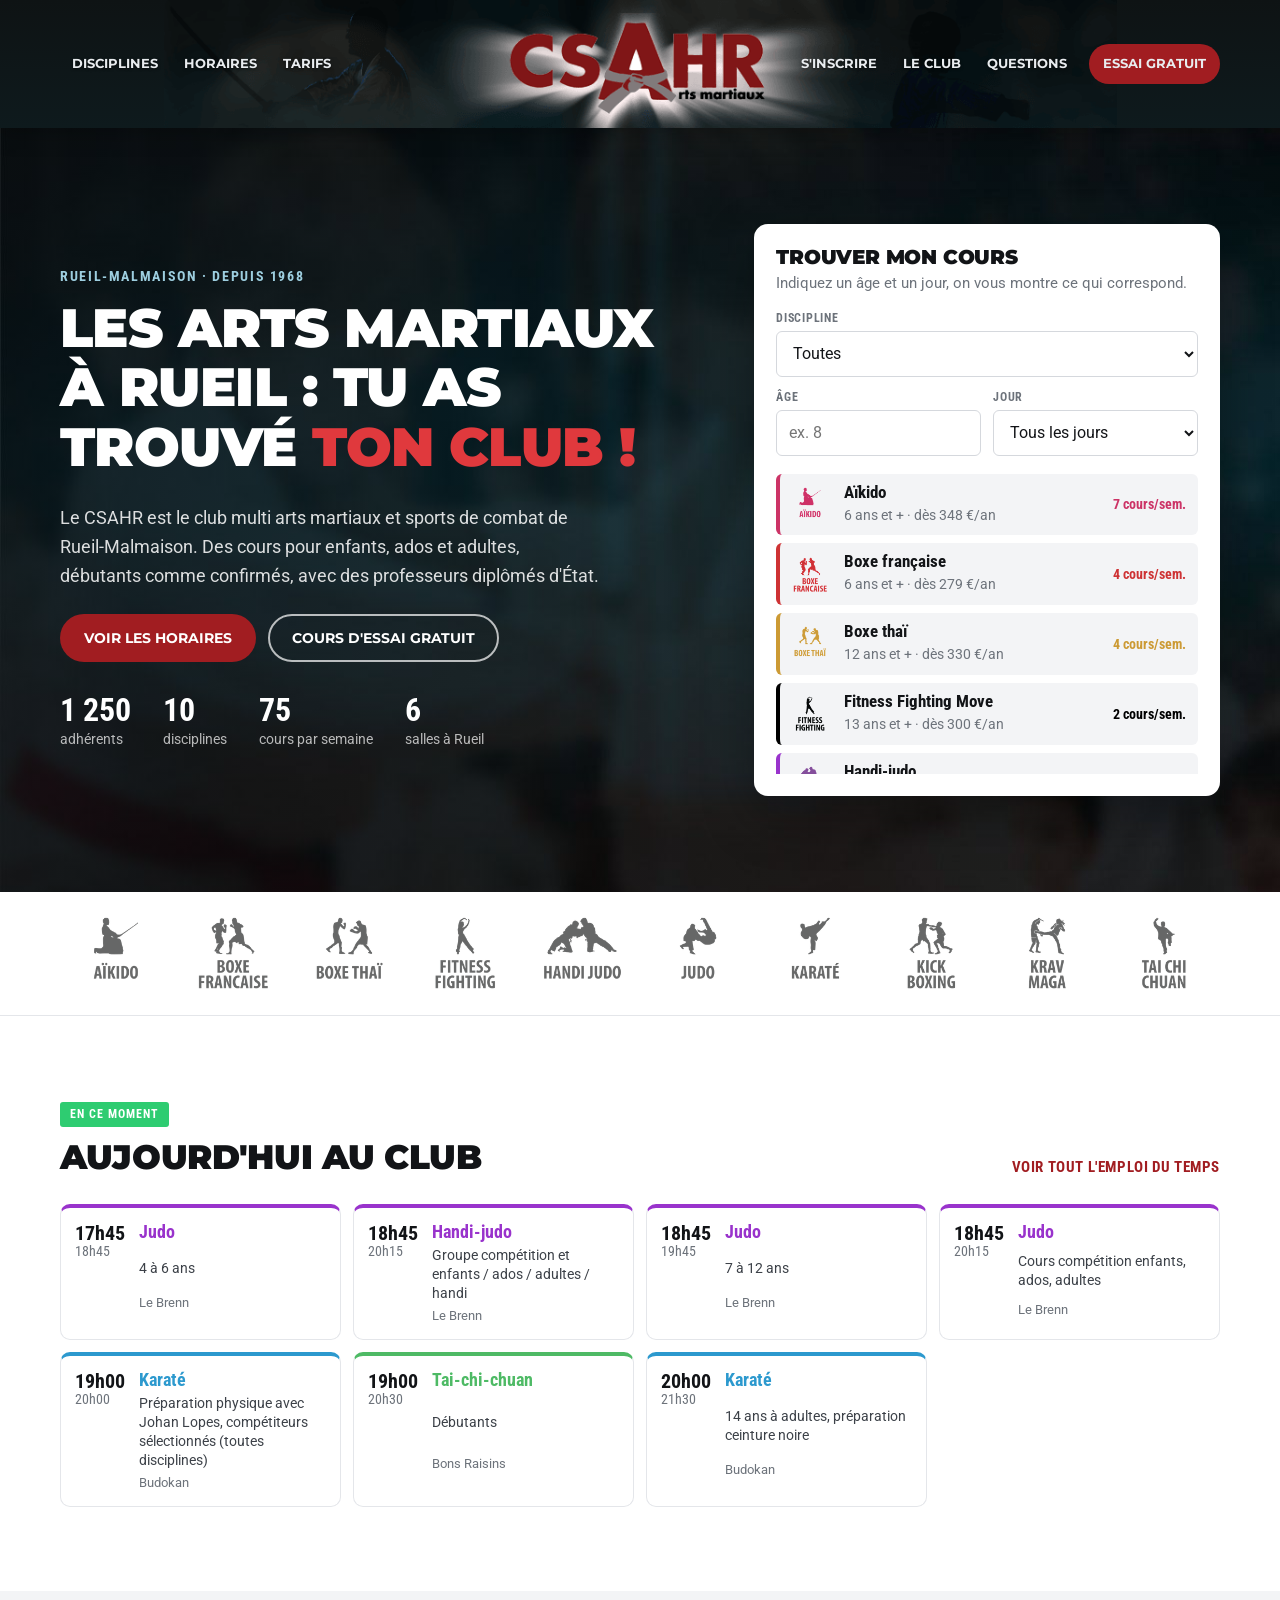
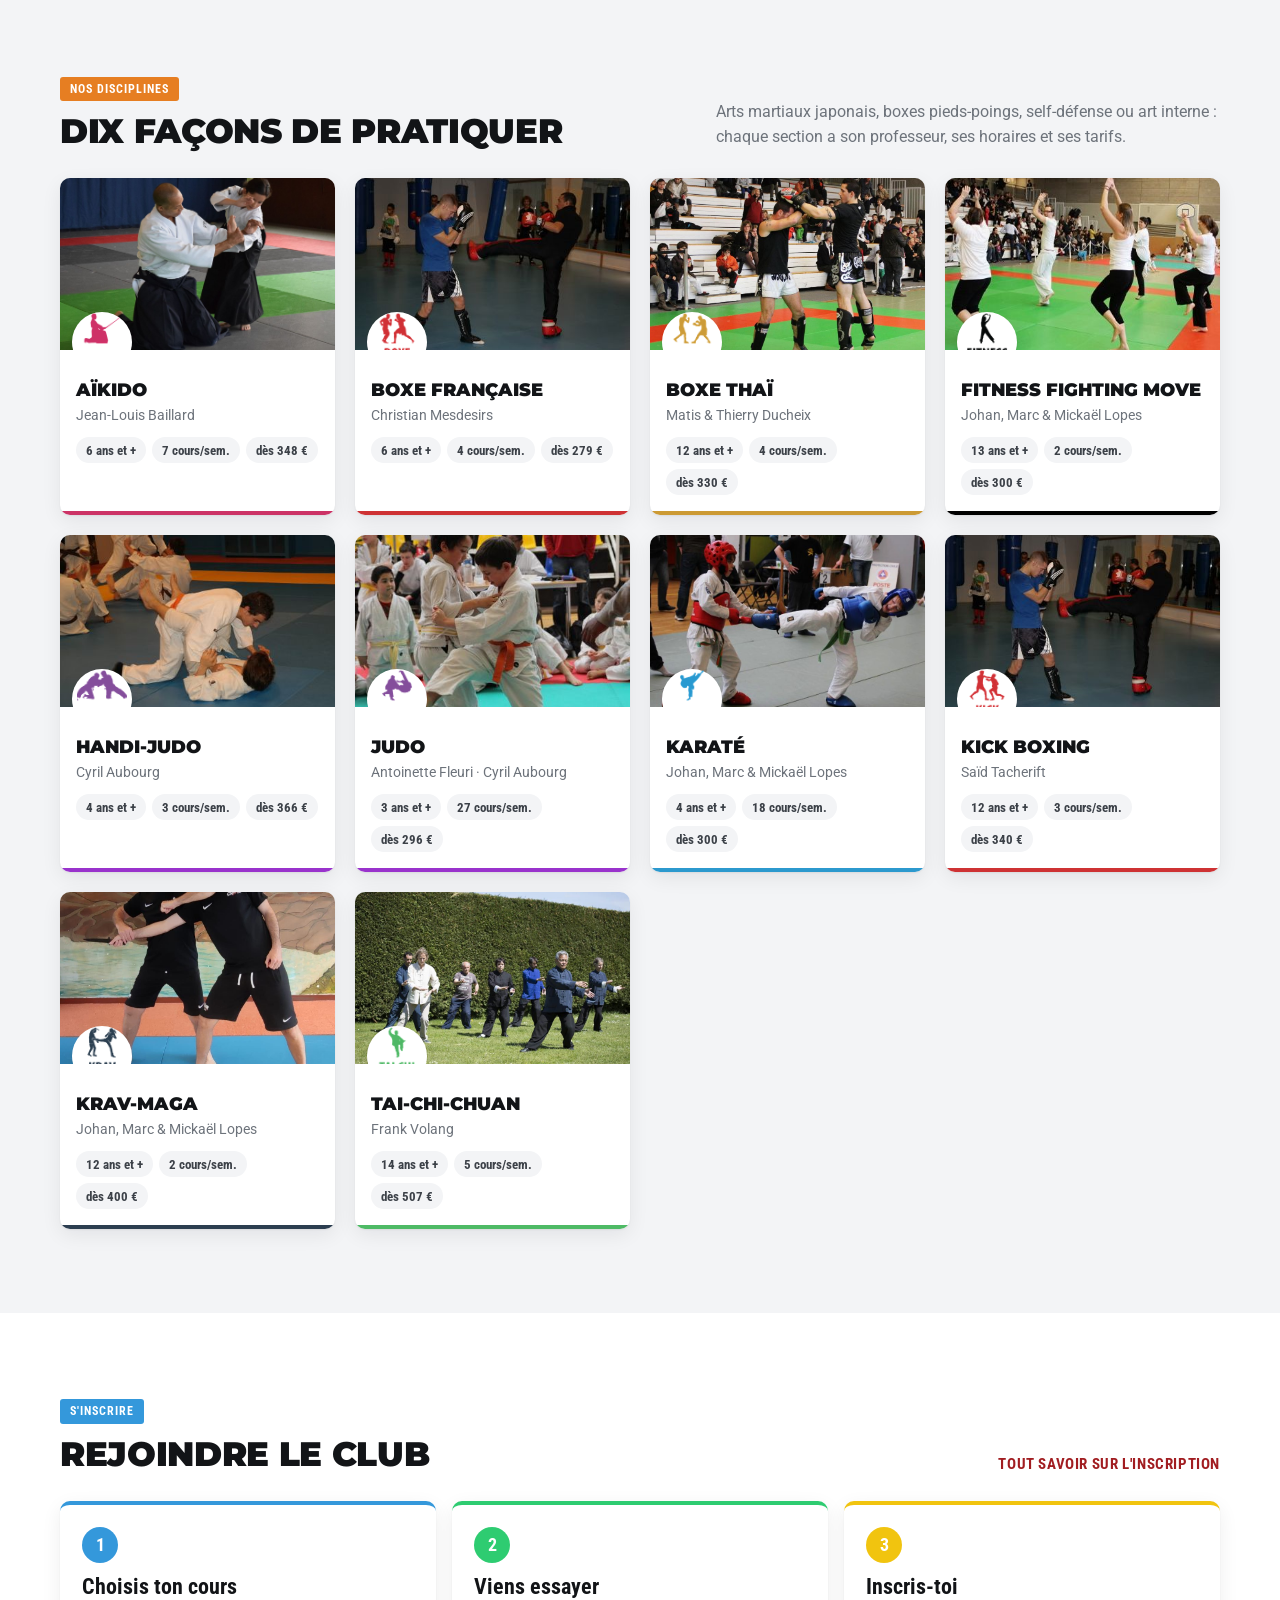
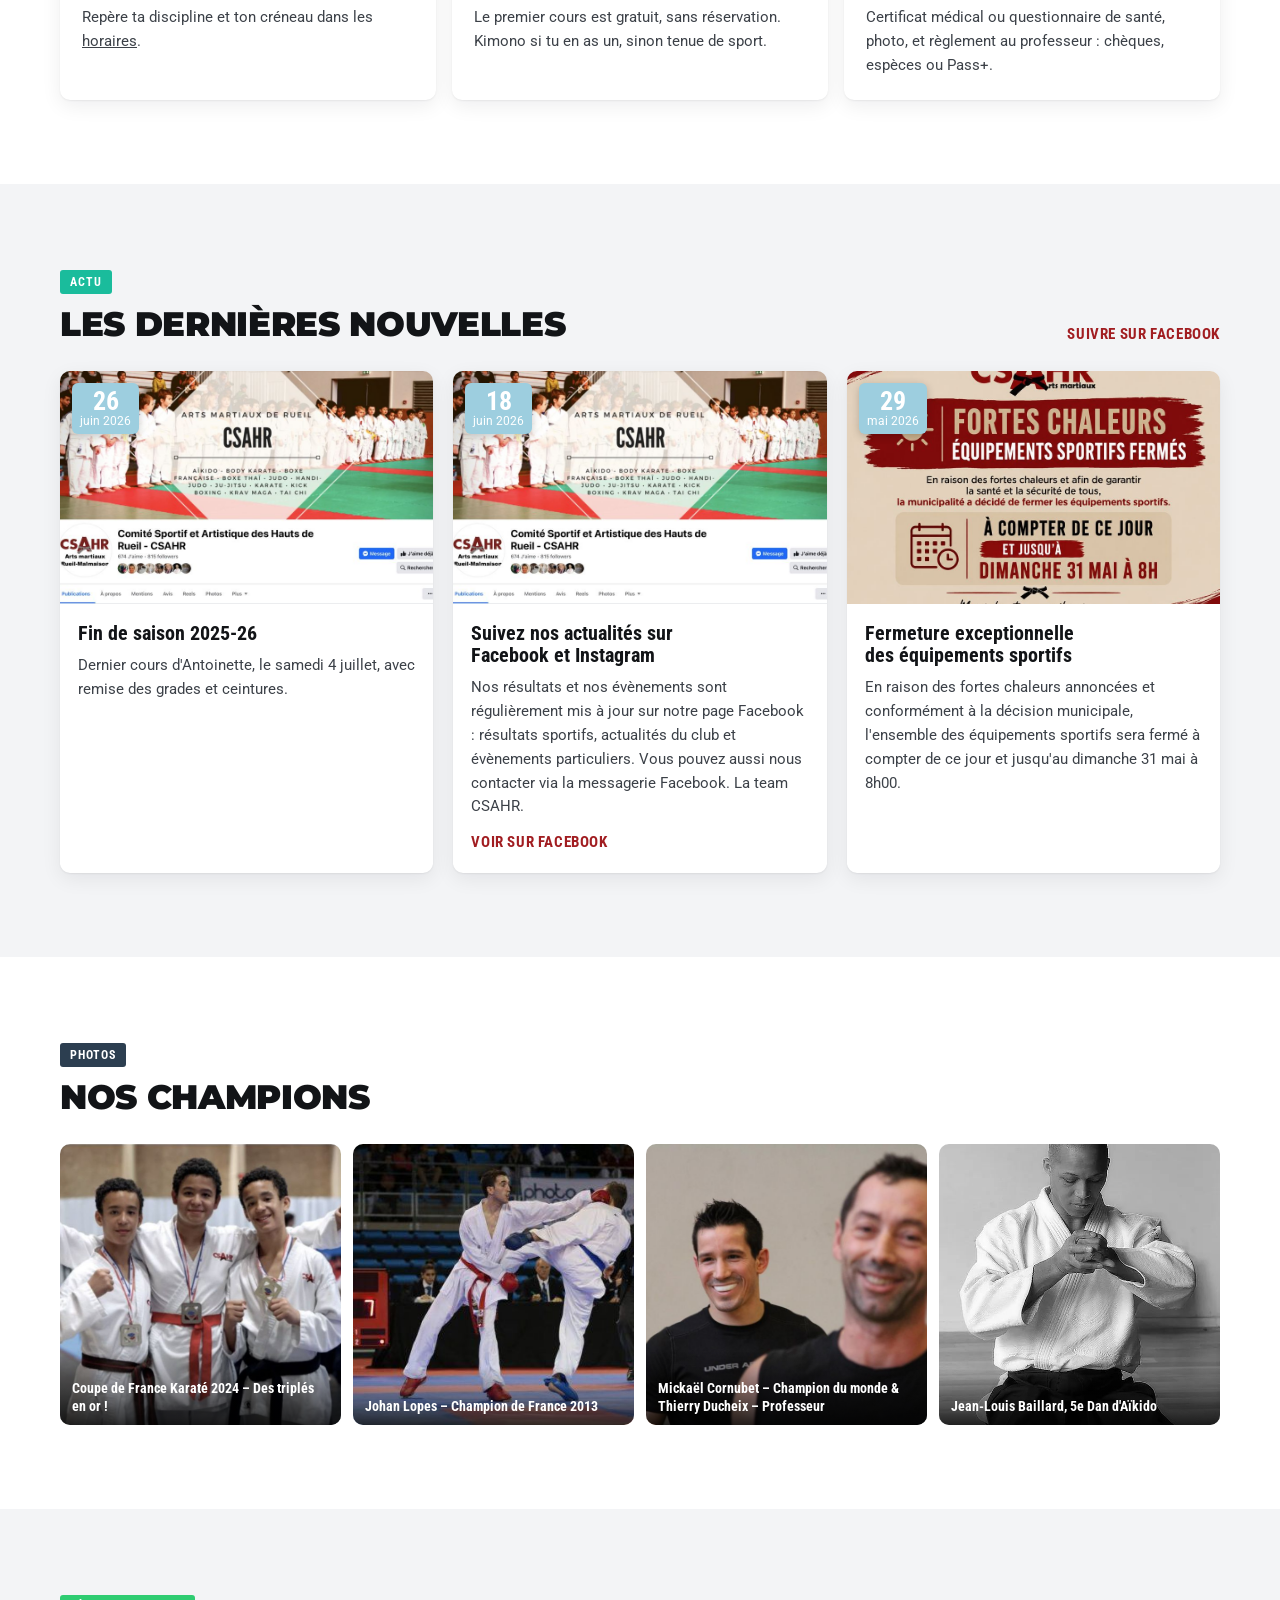
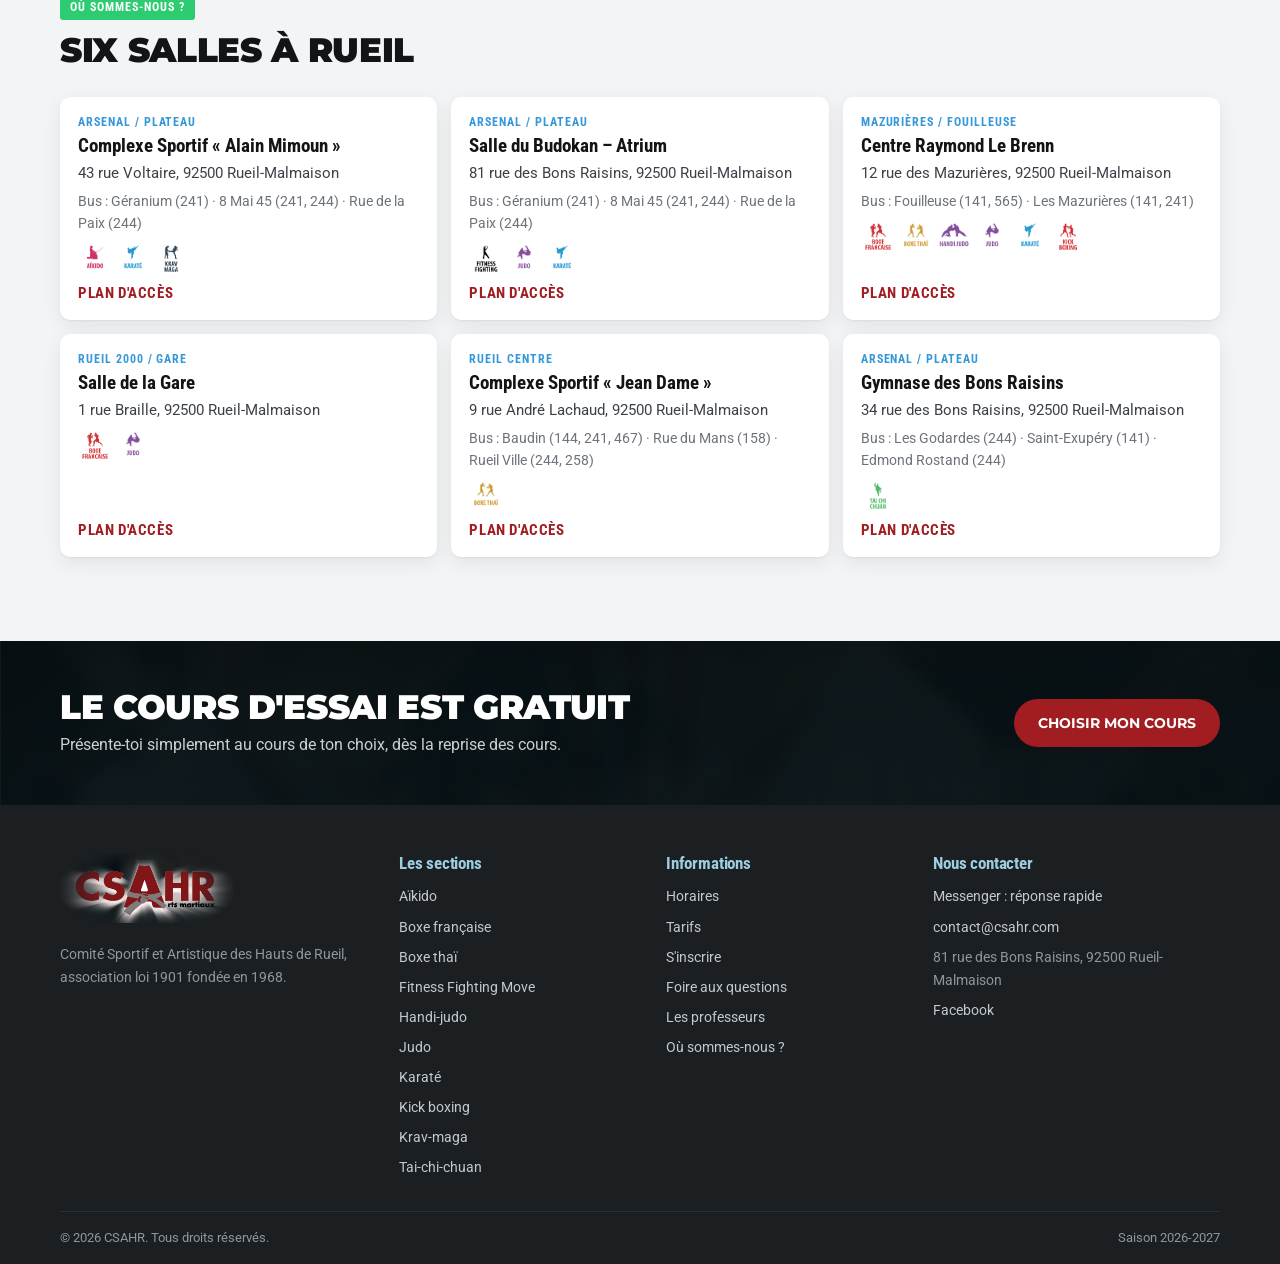
<file: index.html>
<!doctype html>
<html lang="fr">
<head>
  <meta charset="utf-8">
  <meta name="viewport" content="width=device-width, initial-scale=1, viewport-fit=cover">
  <title>CSAHR | Arts martiaux à Rueil-Malmaison</title>
  <meta name="description" content="Le CSAHR est le club multi arts martiaux et sports de combat de Rueil-Malmaison : judo, karaté, aïkido, krav-maga, boxe française, boxe thaï, kick boxing, tai-chi-chuan. Cours d'essai gratuit.">
  <meta name="theme-color" content="#0b1215">
  <link rel="icon" href="assets/img/favicon.png" type="image/png">
  <link rel="preconnect" href="https://fonts.googleapis.com">
  <link rel="preconnect" href="https://fonts.gstatic.com" crossorigin>
  <link href="https://fonts.googleapis.com/css2?family=Montserrat:wght@700;900&family=Roboto+Condensed:wght@400;700&family=Roboto:wght@400;700&display=swap" rel="stylesheet">
  <link rel="stylesheet" href="assets/css/style.css">
</head>
<body data-page="home">
  <a class="skip" href="#main">Aller au contenu</a>
  <header id="site-header"></header>
  <main id="main">

    <section class="hero">
      <div class="wrap">
        <div>
          <p class="kicker">Rueil-Malmaison · depuis 1968</p>
          <h1>Les arts martiaux à Rueil : tu as trouvé <em>ton club !</em></h1>
          <p class="lead">Le CSAHR est le club multi arts martiaux et sports de combat de Rueil-Malmaison. Des cours pour enfants, ados et adultes, débutants comme confirmés, avec des professeurs diplômés d'État.</p>
          <div class="actions">
            <a class="btn btn--red" href="planning.html">Voir les horaires</a>
            <a class="btn btn--ghost" href="inscription.html#essai">Cours d'essai gratuit</a>
          </div>
          <ul class="stats">
            <li><b id="fig-members"></b><span>adhérents</span></li>
            <li><b id="fig-disciplines"></b><span>disciplines</span></li>
            <li><b id="fig-slots"></b><span>cours par semaine</span></li>
            <li><b>6</b><span>salles à Rueil</span></li>
          </ul>
        </div>
        <section class="finder" aria-labelledby="finder-title">
          <h2 id="finder-title">Trouver mon cours</h2>
          <p>Indiquez un âge et un jour, on vous montre ce qui correspond.</p>
          <form id="finder">
            <label class="field" for="q-d">Discipline<select class="input" id="q-d"></select></label>
            <div class="row">
              <label class="field" for="q-age">Âge<input class="input" id="q-age" type="number" min="3" max="99" inputmode="numeric" placeholder="ex. 8"></label>
              <label class="field" for="q-day">Jour<select class="input" id="q-day"></select></label>
            </div>
          </form>
          <div class="results" id="q-out" aria-live="polite"></div>
        </section>
      </div>
    </section>

    <div class="picto-strip"><nav class="wrap pictos" id="pictos" aria-label="Disciplines"></nav></div>

    <section class="section">
      <div class="wrap">
        <div class="section-head"><div><span class="label" style="--c:var(--green)">En ce moment</span><h2 id="today-title">Aujourd'hui au club</h2></div><a class="more" id="today-more" href="planning.html">Voir tout l'emploi du temps</a></div>
        <div class="today" id="today"></div>
      </div>
    </section>

    <section class="section section--alt" id="disciplines">
      <div class="wrap">
        <div class="section-head"><div><span class="label" style="--c:var(--orange)">Nos disciplines</span><h2>Dix façons de pratiquer</h2></div><p>Arts martiaux japonais, boxes pieds-poings, self-défense ou art interne : chaque section a son professeur, ses horaires et ses tarifs.</p></div>
        <div class="dgrid" id="dgrid"></div>
      </div>
    </section>

    <section class="section">
      <div class="wrap">
        <div class="section-head"><div><span class="label" style="--c:var(--blue)">S'inscrire</span><h2>Rejoindre le club</h2></div><a class="more" href="inscription.html">Tout savoir sur l'inscription</a></div>
        <ol class="steps">
          <li style="--c:var(--blue)"><h3>Choisis ton cours</h3><p>Repère ta discipline et ton créneau dans les <a href="planning.html">horaires</a>.</p></li>
          <li style="--c:var(--green)"><h3>Viens essayer</h3><p>Le premier cours est gratuit, sans réservation. Kimono si tu en as un, sinon tenue de sport.</p></li>
          <li style="--c:var(--yellow)"><h3>Inscris-toi</h3><p>Certificat médical ou questionnaire de santé, photo, et règlement au professeur : chèques, espèces ou Pass+.</p></li>
        </ol>
      </div>
    </section>

    <section class="section section--alt" id="actu">
      <div class="wrap">
        <div class="section-head"><div><span class="label" style="--c:var(--teal)">Actu</span><h2>Les dernières nouvelles</h2></div><a class="more" href="https://www.facebook.com/ArtsMartiauxRueil" target="_blank" rel="noopener">Suivre sur Facebook</a></div>
        <div class="news" id="news"></div>
      </div>
    </section>

    <section class="section">
      <div class="wrap">
        <div class="section-head"><div><span class="label" style="--c:var(--navy)">Photos</span><h2>Nos champions</h2></div></div>
        <div class="gallery" id="gallery"></div>
      </div>
    </section>

    <section class="section section--alt" id="lieux">
      <div class="wrap">
        <div class="section-head"><div><span class="label" style="--c:var(--green)">Où sommes-nous ?</span><h2>Six salles à Rueil</h2></div></div>
        <div class="venues" id="venues"></div>
      </div>
    </section>

    <section class="cta"><div class="wrap">
      <div><h2>Le cours d'essai est gratuit</h2><p>Présente-toi simplement au cours de ton choix, dès la reprise des cours.</p></div>
      <a class="btn btn--red" href="planning.html">Choisir mon cours</a>
    </div></section>
  </main>
  <footer id="site-footer"></footer>
  <script src="assets/js/data.js"></script>
  <script src="assets/js/app.js"></script>
</body>
</html>
</file>
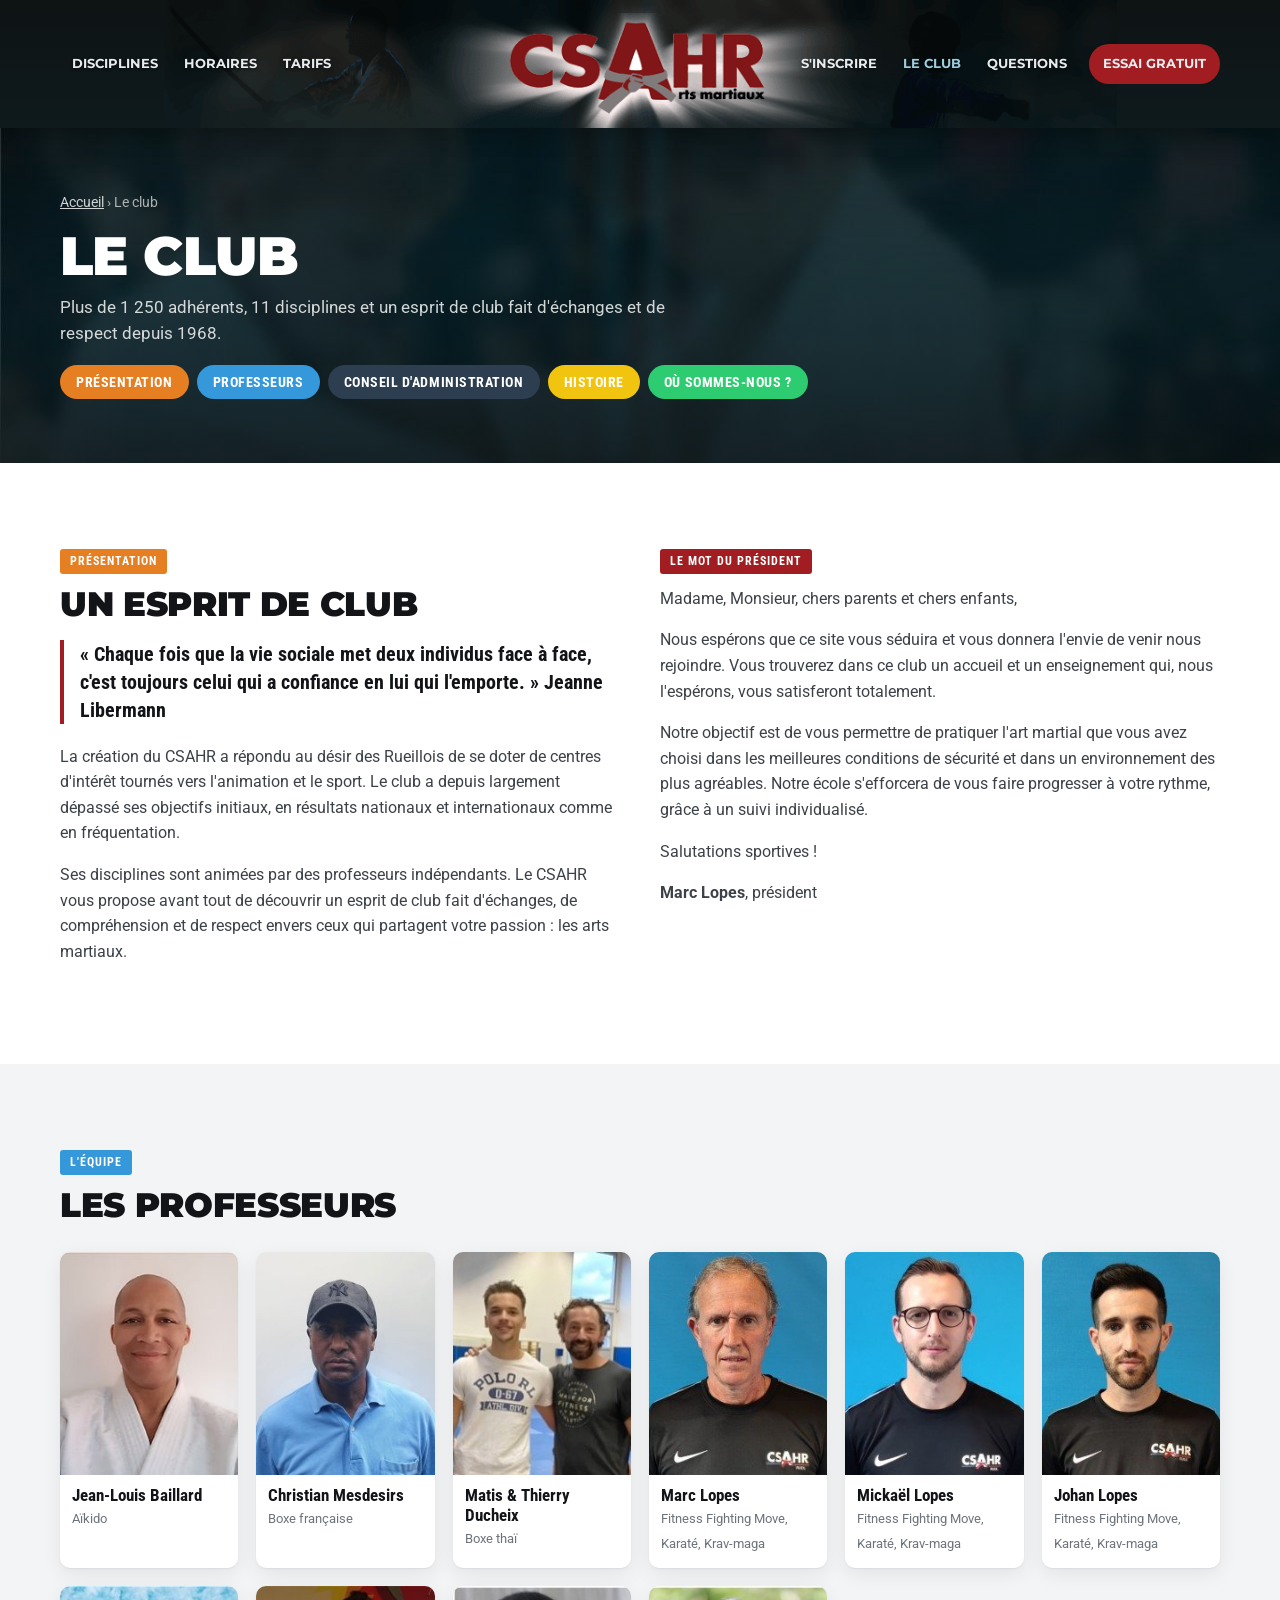
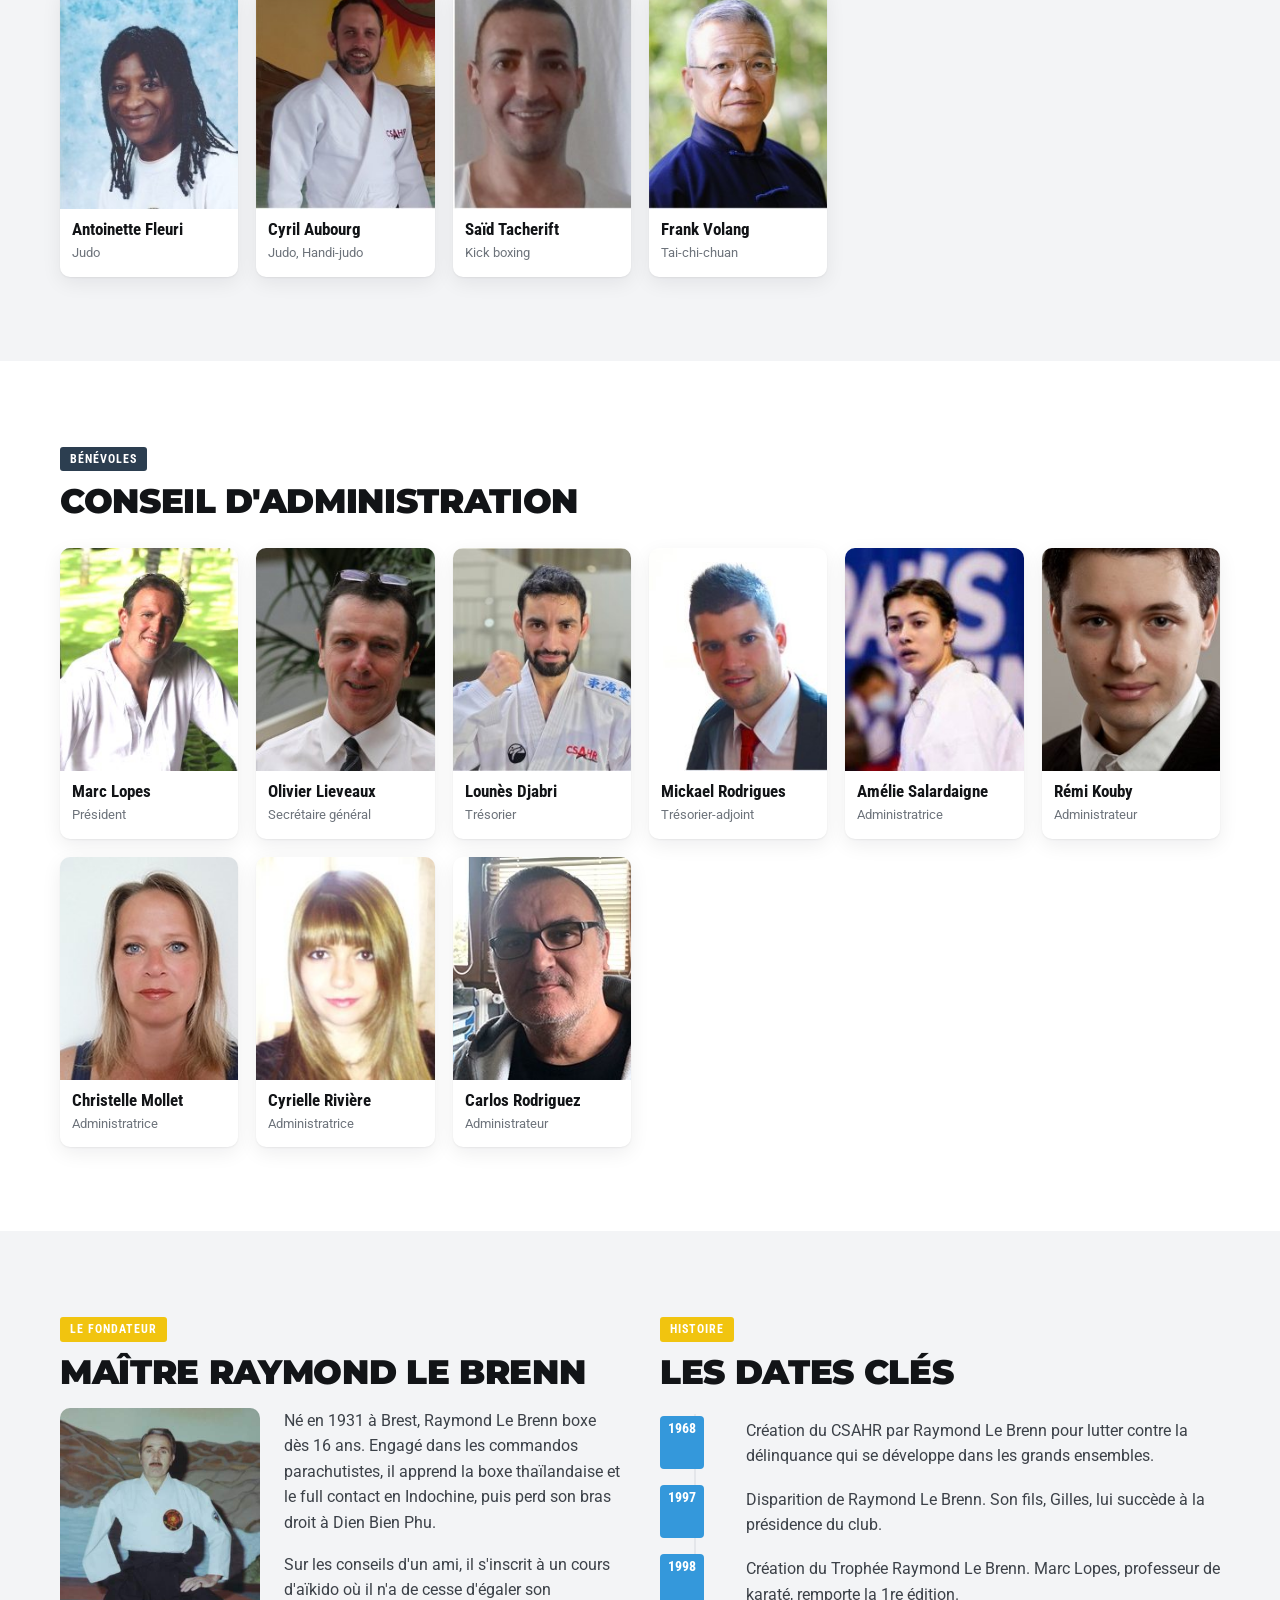
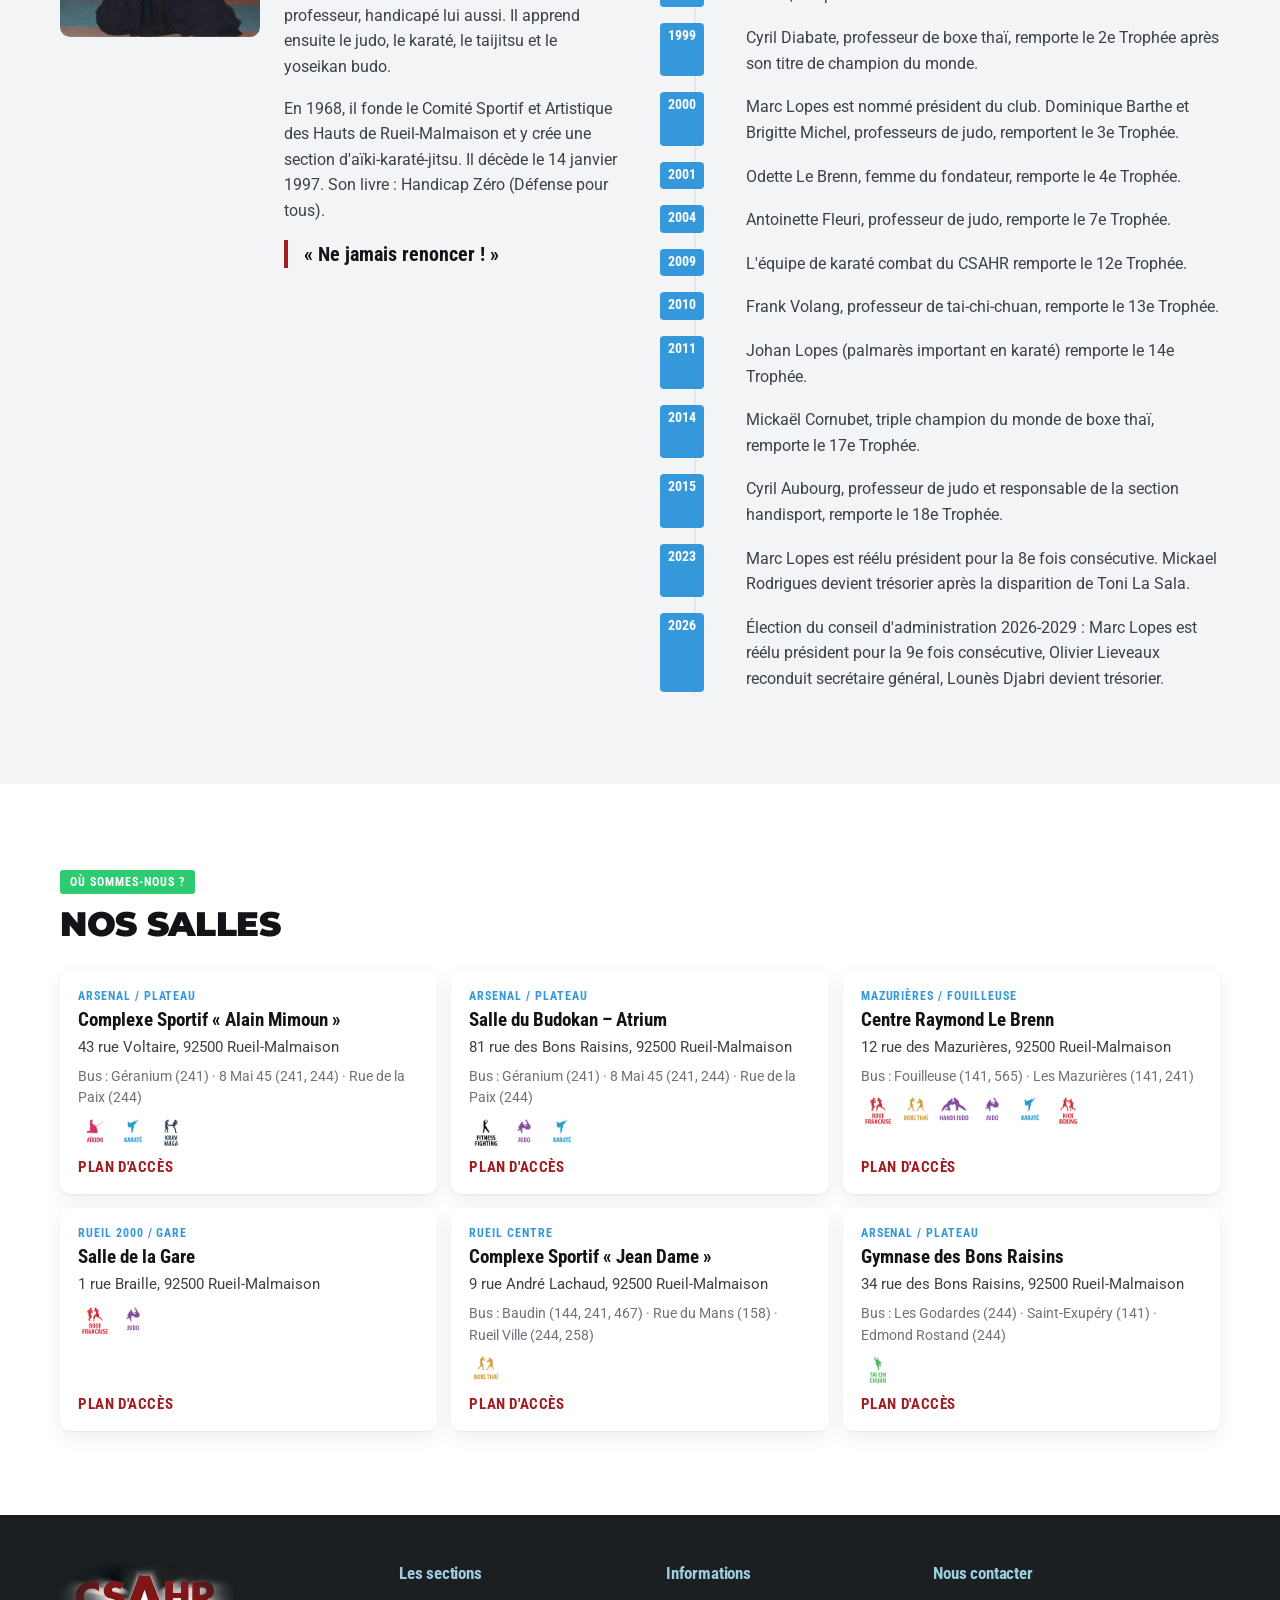
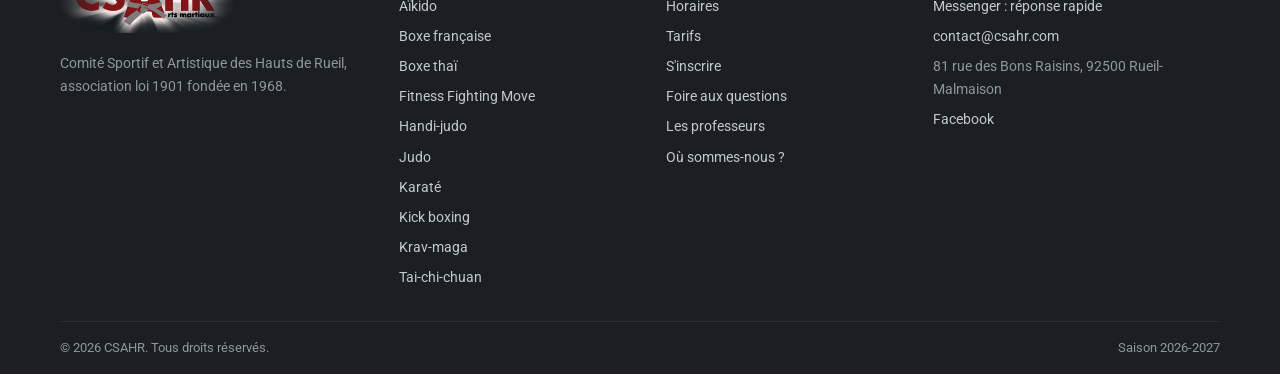
<file: club.html>
<!doctype html>
<html lang="fr">
<head>
  <meta charset="utf-8">
  <meta name="viewport" content="width=device-width, initial-scale=1, viewport-fit=cover">
  <title>Le club | CSAHR Rueil-Malmaison</title>
  <meta name="description" content="Le CSAHR depuis 1968 : présentation, mot du président, professeurs, conseil d'administration, histoire et salles.">
  <meta name="theme-color" content="#0b1215">
  <link rel="icon" href="assets/img/favicon.png" type="image/png">
  <link rel="preconnect" href="https://fonts.googleapis.com">
  <link rel="preconnect" href="https://fonts.gstatic.com" crossorigin>
  <link href="https://fonts.googleapis.com/css2?family=Montserrat:wght@700;900&family=Roboto+Condensed:wght@400;700&family=Roboto:wght@400;700&display=swap" rel="stylesheet">
  <link rel="stylesheet" href="assets/css/style.css">
</head>
<body data-page="club">
  <a class="skip" href="#main">Aller au contenu</a>
  <header id="site-header"></header>
  <main id="main">
    <section class="page-hero"><div class="wrap">
      <nav class="crumbs" aria-label="Fil d'Ariane"><a href="index.html">Accueil</a> › Le club</nav>
      <h1>Le club</h1>
      <p style="margin-bottom:18px">Plus de 1 250 adhérents, 11 disciplines et un esprit de club fait d'échanges et de respect depuis 1968.</p>
      <nav class="club-tabs" aria-label="Rubriques">
        <a style="--c:var(--orange)" href="#presentation">Présentation</a><a style="--c:var(--blue)" href="#professeurs">Professeurs</a>
        <a style="--c:var(--navy)" href="#conseil">Conseil d'administration</a><a style="--c:var(--yellow)" href="#histoire">Histoire</a><a style="--c:var(--green)" href="#lieux">Où sommes-nous ?</a>
      </nav>
    </div></section>
    <section class="section" id="presentation">
      <div class="wrap split">
        <div>
          <span class="label" style="--c:var(--orange)">Présentation</span>
          <h2>Un esprit de club</h2>
          <p class="quote">« Chaque fois que la vie sociale met deux individus face à face, c'est toujours celui qui a confiance en lui qui l'emporte. » Jeanne Libermann</p>
          <p>La création du CSAHR a répondu au désir des Rueillois de se doter de centres d'intérêt tournés vers l'animation et le sport. Le club a depuis largement dépassé ses objectifs initiaux, en résultats nationaux et internationaux comme en fréquentation.</p>
          <p>Ses disciplines sont animées par des professeurs indépendants. Le CSAHR vous propose avant tout de découvrir un esprit de club fait d'échanges, de compréhension et de respect envers ceux qui partagent votre passion : les arts martiaux.</p>
        </div>
        <div>
          <span class="label" style="--c:var(--red)">Le mot du président</span>
          <div id="president"></div>
        </div>
      </div>
    </section>
    <section class="section section--alt" id="professeurs">
      <div class="wrap">
        <div class="section-head"><div><span class="label" style="--c:var(--blue)">L'équipe</span><h2>Les professeurs</h2></div></div>
        <div class="people" id="staff"></div>
      </div>
    </section>
    <section class="section" id="conseil">
      <div class="wrap">
        <div class="section-head"><div><span class="label" style="--c:var(--navy)">Bénévoles</span><h2>Conseil d'administration</h2></div></div>
        <div class="people" id="board"></div>
      </div>
    </section>
    <section class="section section--alt" id="histoire">
      <div class="wrap split">
        <div>
          <span class="label" style="--c:var(--yellow)">Le fondateur</span>
          <h2>Maître Raymond Le Brenn</h2>
          <div class="founder" id="founder"></div>
        </div>
        <div>
          <span class="label" style="--c:var(--yellow)">Histoire</span>
          <h2>Les dates clés</h2>
          <ol class="timeline" id="history"></ol>
        </div>
      </div>
    </section>
    <section class="section" id="lieux">
      <div class="wrap">
        <div class="section-head"><div><span class="label" style="--c:var(--green)">Où sommes-nous ?</span><h2>Nos salles</h2></div></div>
        <div class="venues" id="venues"></div>
      </div>
    </section>
  </main>
  <footer id="site-footer"></footer>
  <script src="assets/js/data.js"></script>
  <script src="assets/js/app.js"></script>
</body>
</html>
</file>
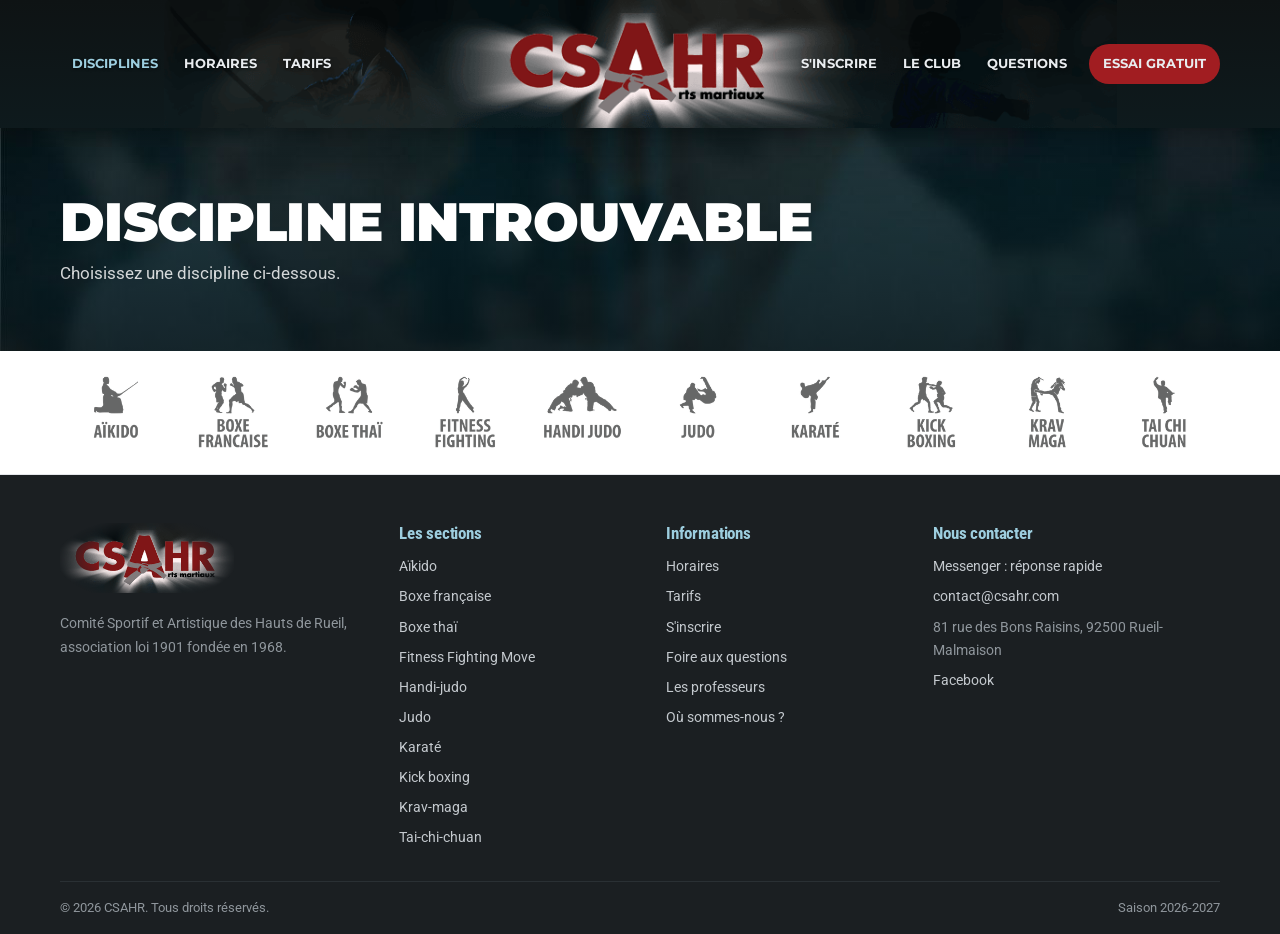
<file: discipline.html>
<!doctype html>
<html lang="fr">
<head>
  <meta charset="utf-8">
  <meta name="viewport" content="width=device-width, initial-scale=1, viewport-fit=cover">
  <title>Discipline | CSAHR Rueil-Malmaison</title>
  <meta name="description" content="Horaires, tarifs et professeurs de la discipline au CSAHR, Rueil-Malmaison.">
  <meta name="theme-color" content="#0b1215">
  <link rel="icon" href="assets/img/favicon.png" type="image/png">
  <link rel="preconnect" href="https://fonts.googleapis.com">
  <link rel="preconnect" href="https://fonts.gstatic.com" crossorigin>
  <link href="https://fonts.googleapis.com/css2?family=Montserrat:wght@700;900&family=Roboto+Condensed:wght@400;700&family=Roboto:wght@400;700&display=swap" rel="stylesheet">
  <link rel="stylesheet" href="assets/css/style.css">
</head>
<body data-page="discipline">
  <a class="skip" href="#main">Aller au contenu</a>
  <header id="site-header"></header>
  <main id="main">
  </main>
  <footer id="site-footer"></footer>
  <script src="assets/js/data.js"></script>
  <script src="assets/js/app.js"></script>
</body>
</html>
</file>
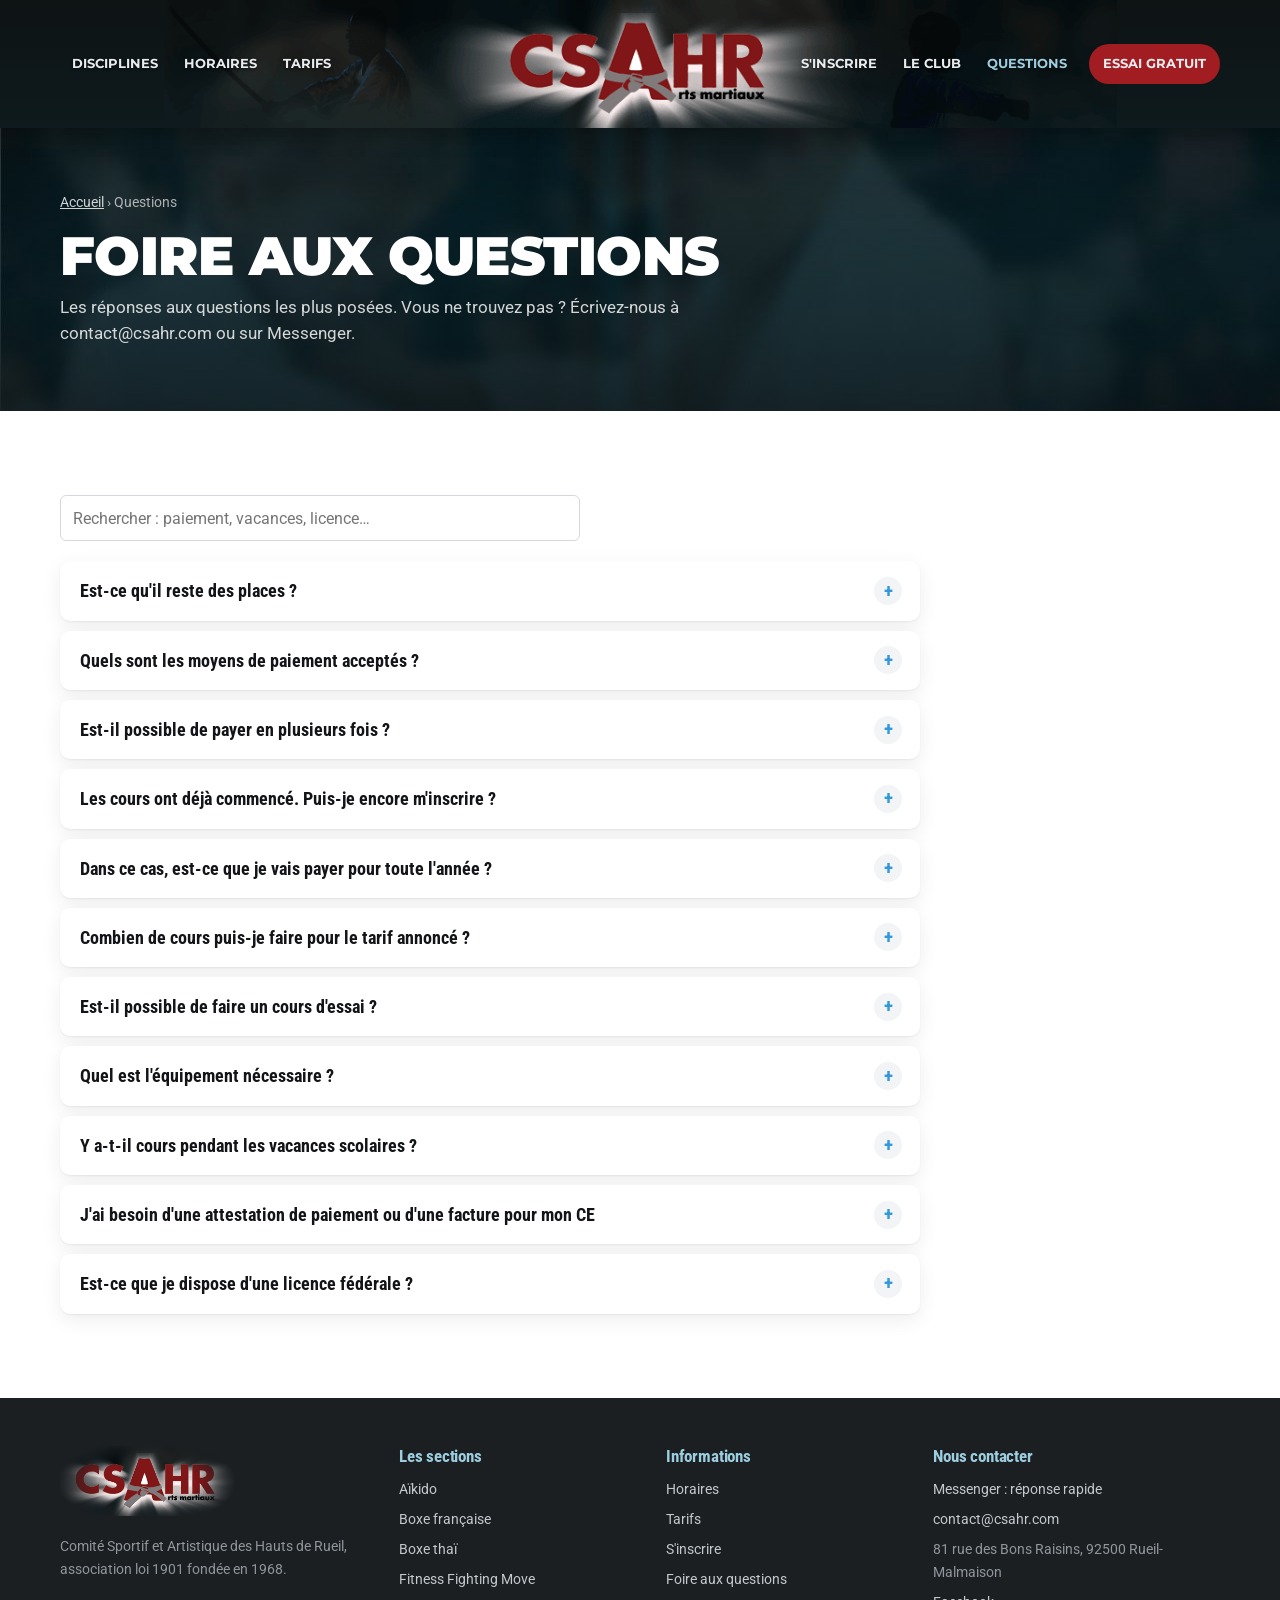
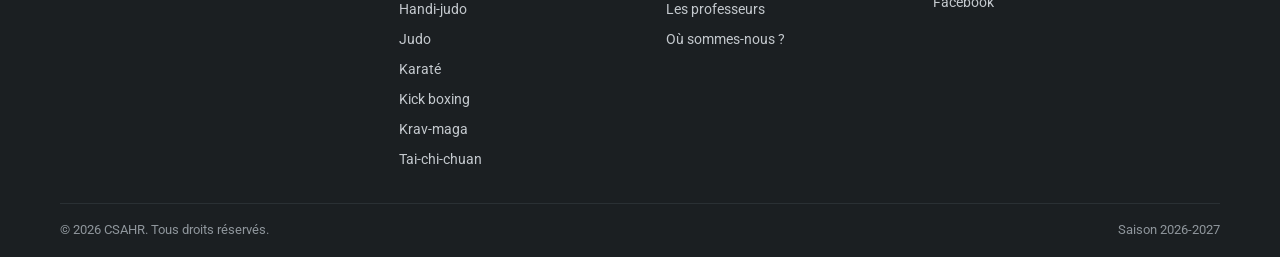
<file: faq.html>
<!doctype html>
<html lang="fr">
<head>
  <meta charset="utf-8">
  <meta name="viewport" content="width=device-width, initial-scale=1, viewport-fit=cover">
  <title>Questions fréquentes | CSAHR Rueil-Malmaison</title>
  <meta name="description" content="Réponses aux questions les plus posées sur le CSAHR : places, paiement, cours d'essai, licence, vacances.">
  <meta name="theme-color" content="#0b1215">
  <link rel="icon" href="assets/img/favicon.png" type="image/png">
  <link rel="preconnect" href="https://fonts.googleapis.com">
  <link rel="preconnect" href="https://fonts.gstatic.com" crossorigin>
  <link href="https://fonts.googleapis.com/css2?family=Montserrat:wght@700;900&family=Roboto+Condensed:wght@400;700&family=Roboto:wght@400;700&display=swap" rel="stylesheet">
  <link rel="stylesheet" href="assets/css/style.css">
</head>
<body data-page="faq">
  <a class="skip" href="#main">Aller au contenu</a>
  <header id="site-header"></header>
  <main id="main">
    <section class="page-hero"><div class="wrap">
      <nav class="crumbs" aria-label="Fil d'Ariane"><a href="index.html">Accueil</a> › Questions</nav>
      <h1>Foire aux questions</h1>
      <p>Les réponses aux questions les plus posées. Vous ne trouvez pas ? Écrivez-nous à contact@csahr.com ou sur Messenger.</p>
    </div></section>

    <section class="section">
      <div class="wrap">
        <label class="sr-only" for="faq-q">Rechercher une question</label>
        <input class="input faq-search" id="faq-q" type="search" placeholder="Rechercher : paiement, vacances, licence…">
        <div class="faq" id="faq"></div>
        <p class="empty" id="faq-none" hidden>Aucune question ne correspond. Écrivez-nous à <a href="mailto:contact@csahr.com">contact@csahr.com</a>.</p>
      </div>
    </section>
  </main>
  <footer id="site-footer"></footer>
  <script src="assets/js/data.js"></script>
  <script src="assets/js/app.js"></script>
</body>
</html>
</file>
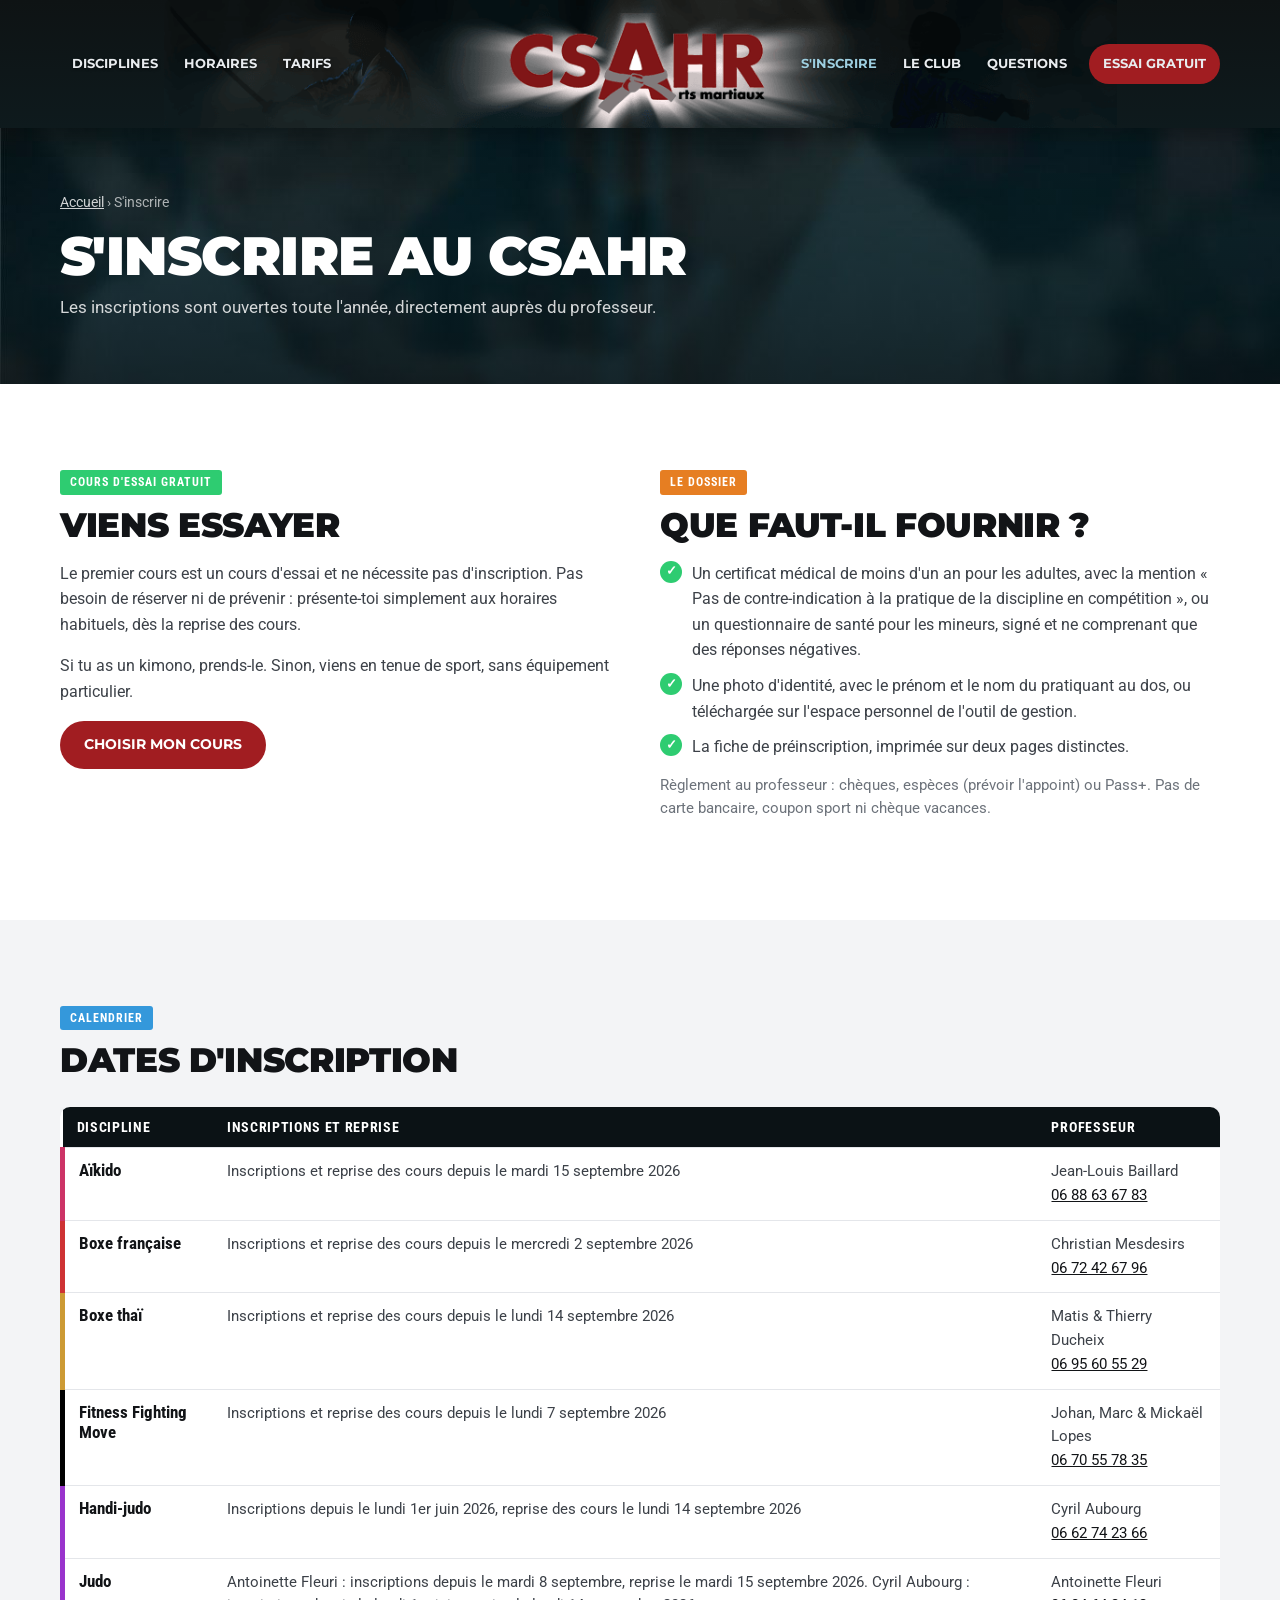
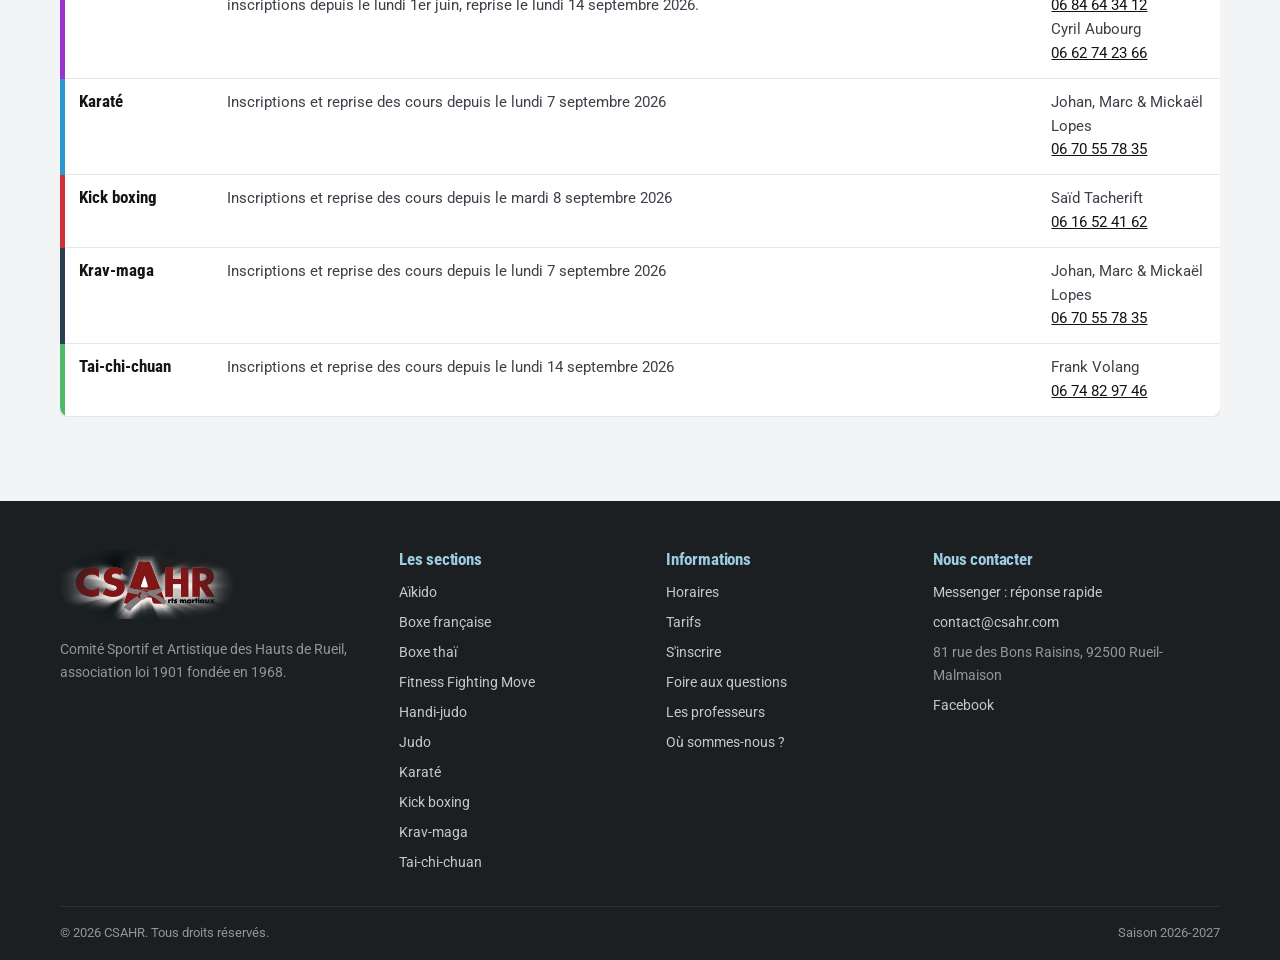
<file: inscription.html>
<!doctype html>
<html lang="fr">
<head>
  <meta charset="utf-8">
  <meta name="viewport" content="width=device-width, initial-scale=1, viewport-fit=cover">
  <title>S'inscrire | CSAHR Rueil-Malmaison</title>
  <meta name="description" content="Comment s'inscrire au CSAHR : cours d'essai gratuit, documents à fournir, dates d'inscription par discipline.">
  <meta name="theme-color" content="#0b1215">
  <link rel="icon" href="assets/img/favicon.png" type="image/png">
  <link rel="preconnect" href="https://fonts.googleapis.com">
  <link rel="preconnect" href="https://fonts.gstatic.com" crossorigin>
  <link href="https://fonts.googleapis.com/css2?family=Montserrat:wght@700;900&family=Roboto+Condensed:wght@400;700&family=Roboto:wght@400;700&display=swap" rel="stylesheet">
  <link rel="stylesheet" href="assets/css/style.css">
</head>
<body data-page="inscription">
  <a class="skip" href="#main">Aller au contenu</a>
  <header id="site-header"></header>
  <main id="main">
    <section class="page-hero"><div class="wrap">
      <nav class="crumbs" aria-label="Fil d'Ariane"><a href="index.html">Accueil</a> › S'inscrire</nav>
      <h1>S'inscrire au CSAHR</h1>
      <p>Les inscriptions sont ouvertes toute l'année, directement auprès du professeur.</p>
    </div></section>

    <section class="section" id="essai">
      <div class="wrap split">
        <div>
          <span class="label" style="--c:var(--green)">Cours d'essai gratuit</span>
          <h2>Viens essayer</h2>
          <p>Le premier cours est un cours d'essai et ne nécessite pas d'inscription. Pas besoin de réserver ni de prévenir : présente-toi simplement aux horaires habituels, dès la reprise des cours.</p>
          <p>Si tu as un kimono, prends-le. Sinon, viens en tenue de sport, sans équipement particulier.</p>
          <a class="btn btn--red" href="planning.html">Choisir mon cours</a>
        </div>
        <div>
          <span class="label" style="--c:var(--orange)">Le dossier</span>
          <h2>Que faut-il fournir ?</h2>
          <ul class="checklist" id="docs"></ul>
          <p style="margin-top:14px;color:var(--muted);font-size:.92rem">Règlement au professeur : chèques, espèces (prévoir l'appoint) ou Pass+. Pas de carte bancaire, coupon sport ni chèque vacances.</p>
        </div>
      </div>
    </section>
    <section class="section section--alt">
      <div class="wrap">
        <div class="section-head"><div><span class="label" style="--c:var(--blue)">Calendrier</span><h2>Dates d'inscription</h2></div></div>
        <div class="table-scroll"><table class="plain">
          <thead><tr><th scope="col">Discipline</th><th scope="col">Inscriptions et reprise</th><th scope="col">Professeur</th></tr></thead>
          <tbody id="dates"></tbody>
        </table></div>
      </div>
    </section>
  </main>
  <footer id="site-footer"></footer>
  <script src="assets/js/data.js"></script>
  <script src="assets/js/app.js"></script>
</body>
</html>
</file>
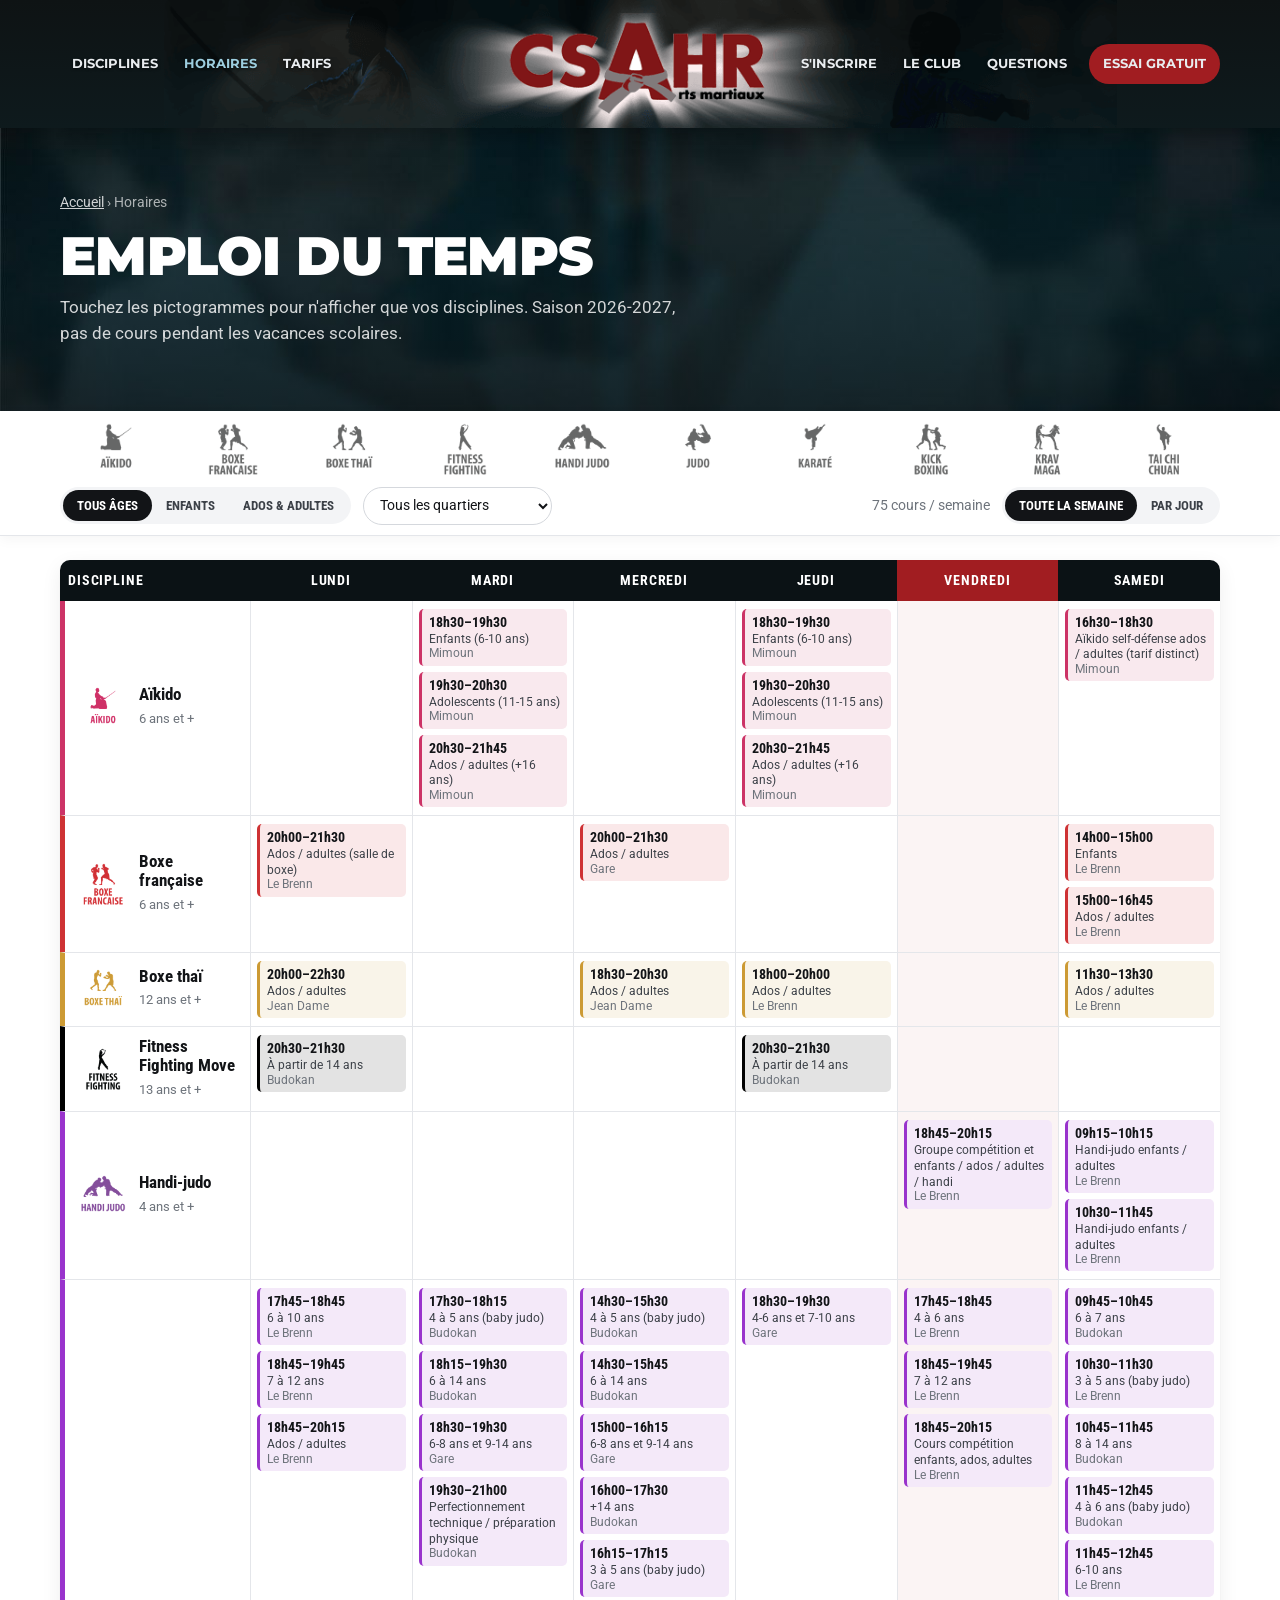
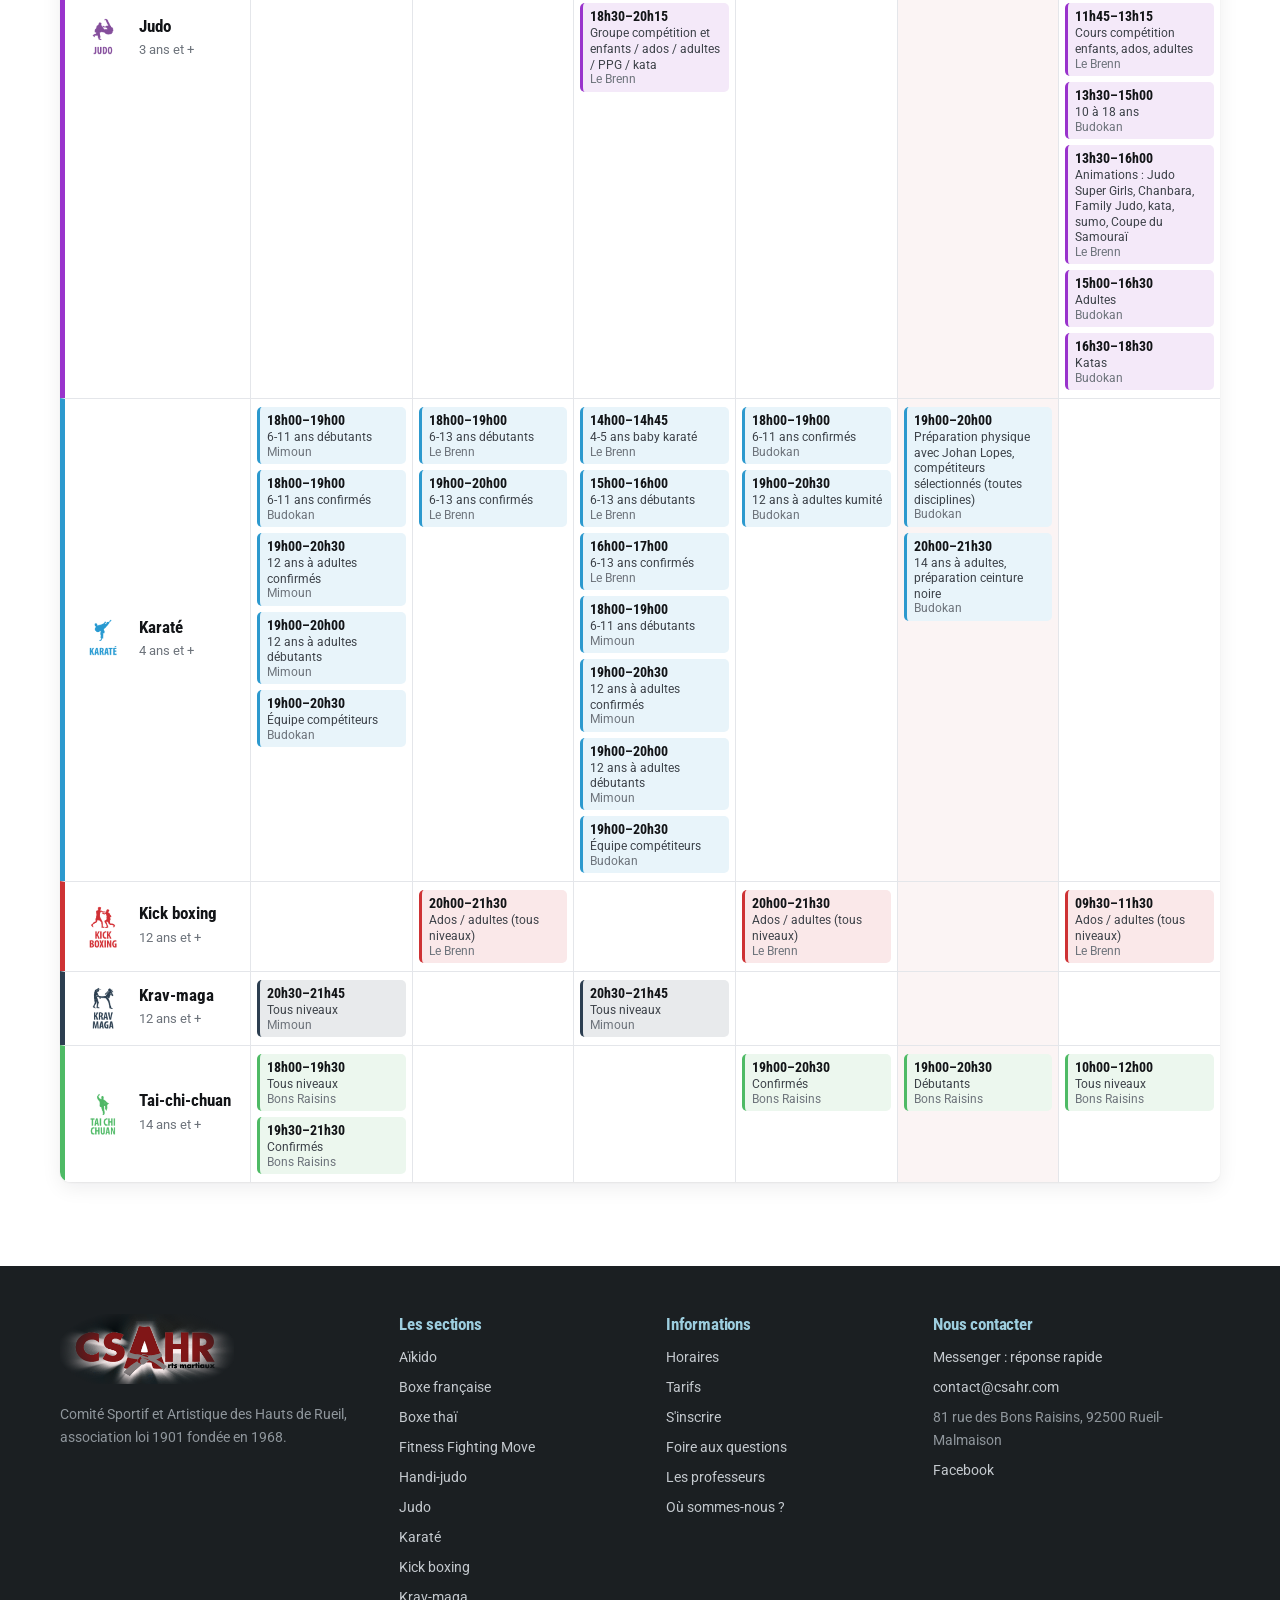
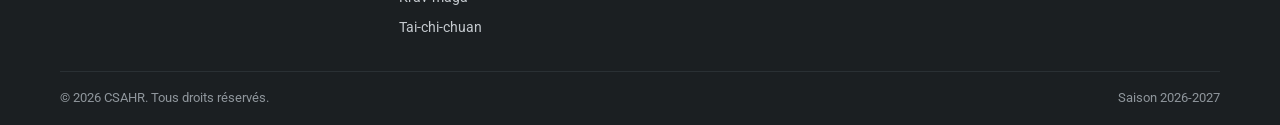
<file: planning.html>
<!doctype html>
<html lang="fr">
<head>
  <meta charset="utf-8">
  <meta name="viewport" content="width=device-width, initial-scale=1, viewport-fit=cover">
  <title>Horaires | CSAHR Rueil-Malmaison</title>
  <meta name="description" content="Emploi du temps de tous les cours du CSAHR à Rueil-Malmaison, filtrable par discipline, âge et quartier.">
  <meta name="theme-color" content="#0b1215">
  <link rel="icon" href="assets/img/favicon.png" type="image/png">
  <link rel="preconnect" href="https://fonts.googleapis.com">
  <link rel="preconnect" href="https://fonts.gstatic.com" crossorigin>
  <link href="https://fonts.googleapis.com/css2?family=Montserrat:wght@700;900&family=Roboto+Condensed:wght@400;700&family=Roboto:wght@400;700&display=swap" rel="stylesheet">
  <link rel="stylesheet" href="assets/css/style.css">
</head>
<body data-page="planning">
  <a class="skip" href="#main">Aller au contenu</a>
  <header id="site-header"></header>
  <main id="main">
    <section class="page-hero"><div class="wrap">
      <nav class="crumbs" aria-label="Fil d'Ariane"><a href="index.html">Accueil</a> › Horaires</nav>
      <h1>Emploi du temps</h1>
      <p>Touchez les pictogrammes pour n'afficher que vos disciplines. Saison 2026-2027, pas de cours pendant les vacances scolaires.</p>
    </div></section>

    <div class="tt-tools"><div class="wrap">
      <div class="pictos" id="tt-pictos" role="group" aria-label="Filtrer par discipline"></div>
      <div class="tt-row">
        <div class="seg" id="tt-pub" role="group" aria-label="Âge">
          <button type="button" data-v="" aria-pressed="true">Tous âges</button><button type="button" data-v="enfants" aria-pressed="false">Enfants</button><button type="button" data-v="ados" aria-pressed="false">Ados & adultes</button>
        </div>
        <label class="sr-only" for="tt-quarter">Quartier</label><select class="input" id="tt-quarter"></select>
        <button type="button" class="reset" id="tt-reset" hidden>Effacer les filtres</button>
        <span class="count" id="tt-count" aria-live="polite"></span>
        <div class="seg views" id="tt-view" role="group" aria-label="Affichage">
          <button type="button" data-v="grid" aria-pressed="true">Toute la semaine</button><button type="button" data-v="list" aria-pressed="false">Par jour</button>
        </div>
      </div>
    </div></div>
    <section class="section" style="padding-top:24px">
      <div class="wrap" id="tt-box">
        <div class="tt-scroll"><table class="tt" id="tt-grid"></table><p class="empty" id="tt-empty" hidden>Aucun cours avec ces filtres.</p></div>
        <div class="listview"><div class="daytabs" id="daytabs" role="group" aria-label="Jour"></div><div id="daylist"></div></div>
      </div>
    </section>
  </main>
  <footer id="site-footer"></footer>
  <script src="assets/js/data.js"></script>
  <script src="assets/js/app.js"></script>
</body>
</html>
</file>
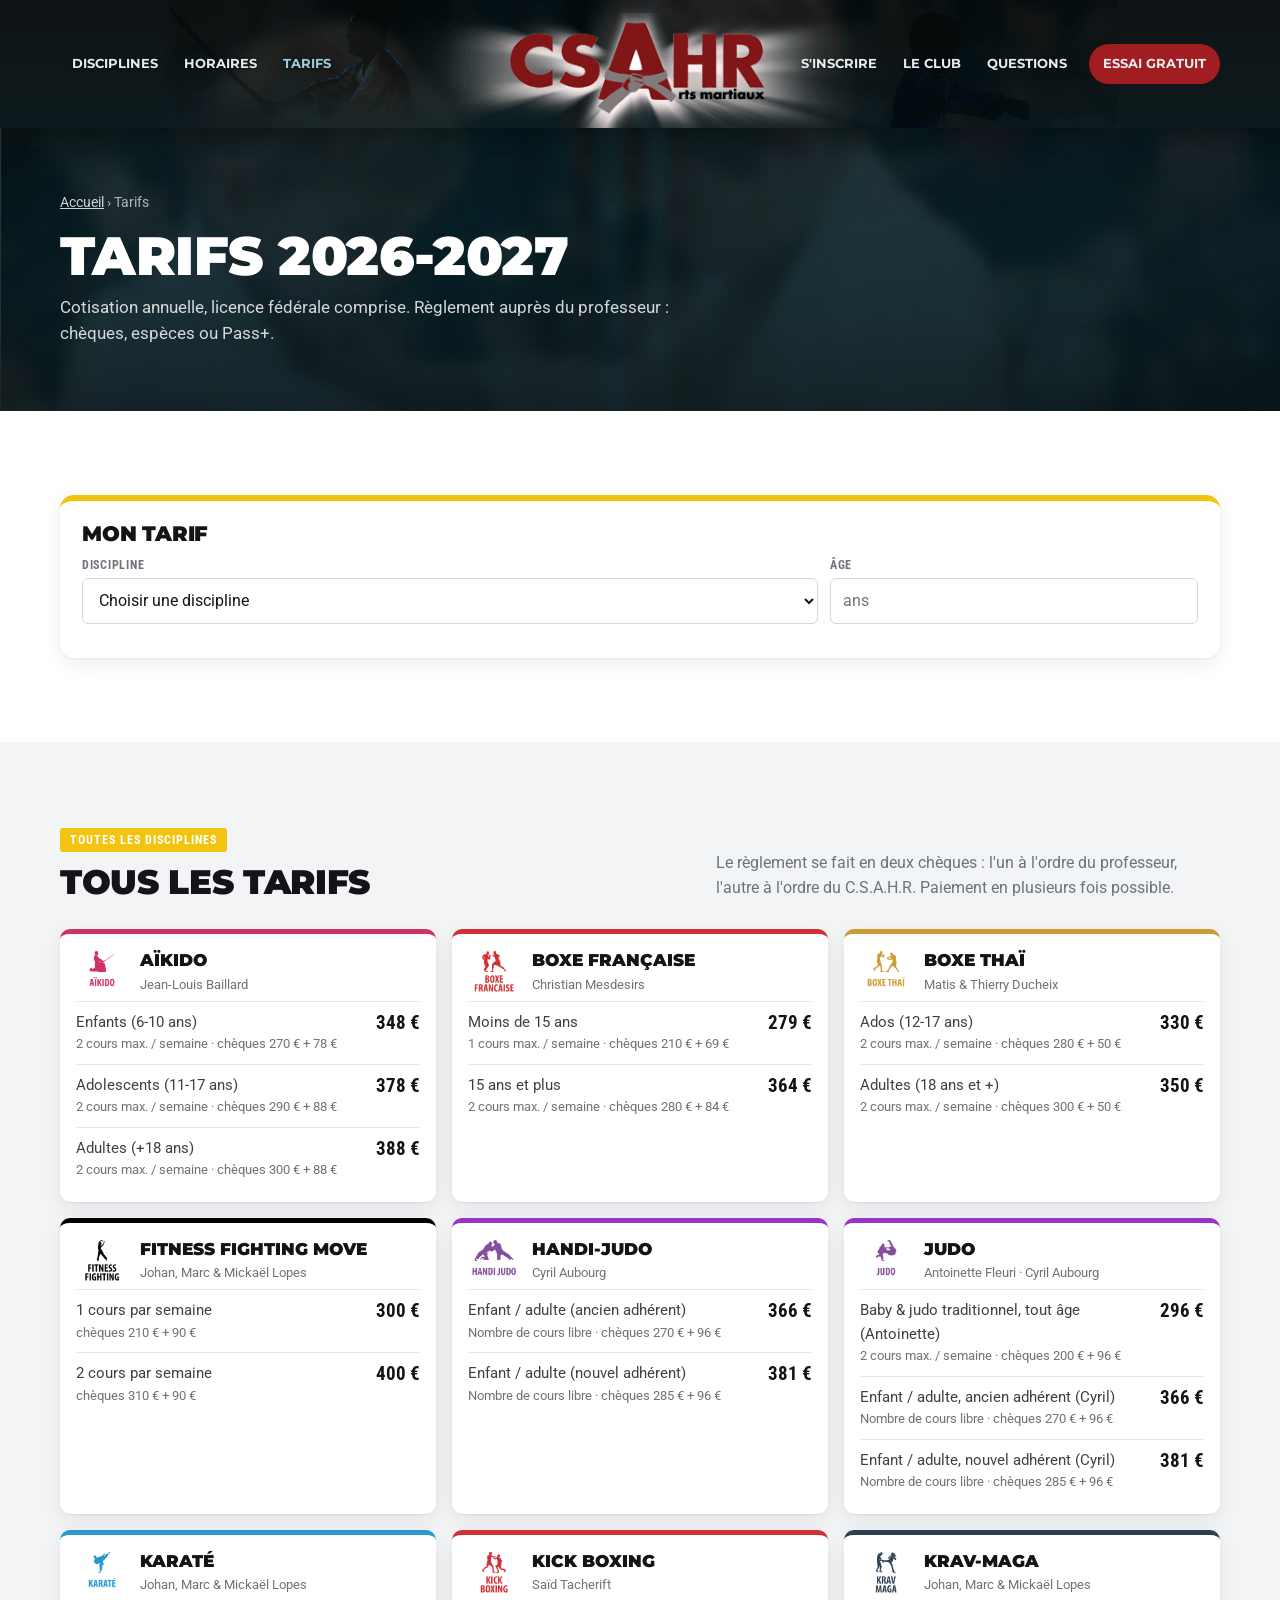
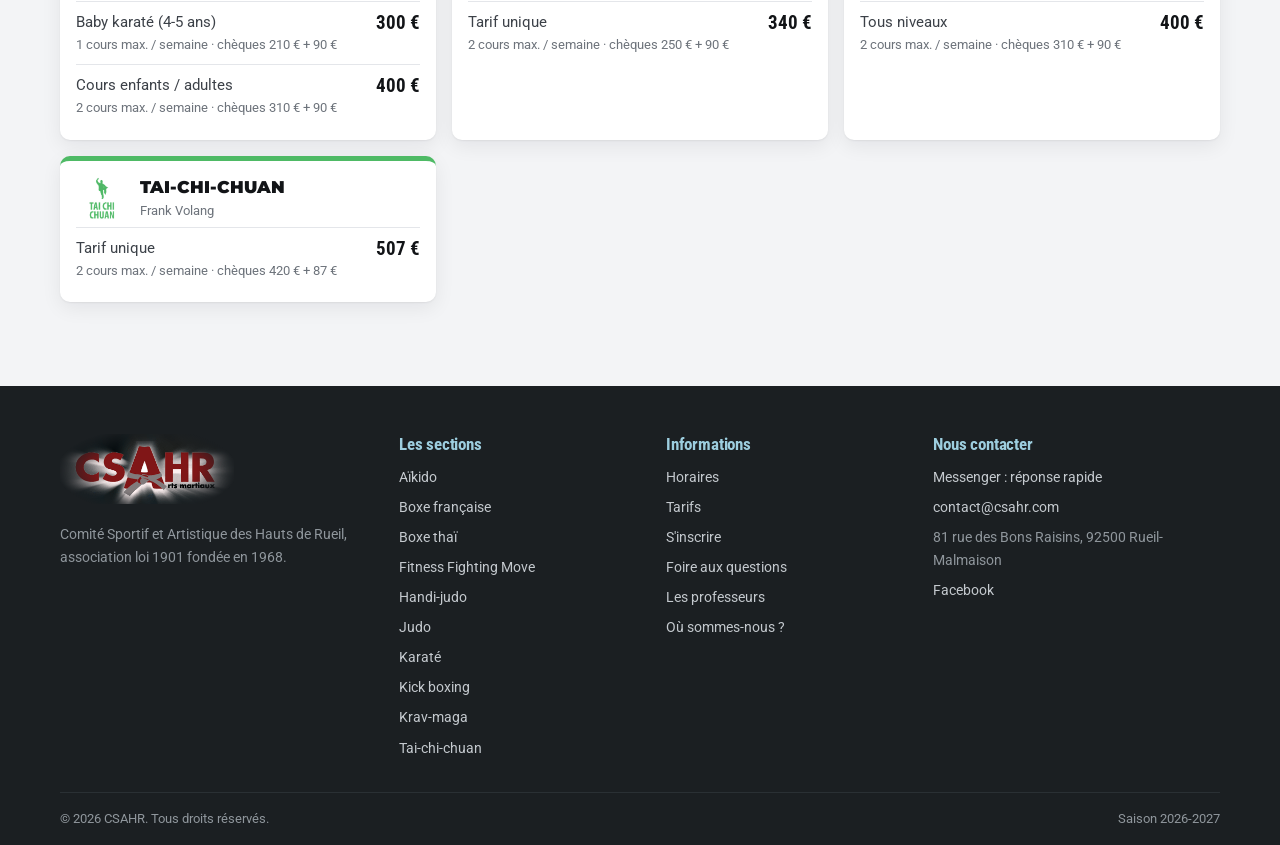
<file: tarifs.html>
<!doctype html>
<html lang="fr">
<head>
  <meta charset="utf-8">
  <meta name="viewport" content="width=device-width, initial-scale=1, viewport-fit=cover">
  <title>Tarifs | CSAHR Rueil-Malmaison</title>
  <meta name="description" content="Tarifs 2026-2027 de toutes les disciplines du CSAHR à Rueil-Malmaison, avec calcul selon l'âge.">
  <meta name="theme-color" content="#0b1215">
  <link rel="icon" href="assets/img/favicon.png" type="image/png">
  <link rel="preconnect" href="https://fonts.googleapis.com">
  <link rel="preconnect" href="https://fonts.gstatic.com" crossorigin>
  <link href="https://fonts.googleapis.com/css2?family=Montserrat:wght@700;900&family=Roboto+Condensed:wght@400;700&family=Roboto:wght@400;700&display=swap" rel="stylesheet">
  <link rel="stylesheet" href="assets/css/style.css">
</head>
<body data-page="tarifs">
  <a class="skip" href="#main">Aller au contenu</a>
  <header id="site-header"></header>
  <main id="main">
    <section class="page-hero"><div class="wrap">
      <nav class="crumbs" aria-label="Fil d'Ariane"><a href="index.html">Accueil</a> › Tarifs</nav>
      <h1>Tarifs 2026-2027</h1>
      <p>Cotisation annuelle, licence fédérale comprise. Règlement auprès du professeur : chèques, espèces ou Pass+.</p>
    </div></section>

    <section class="section">
      <div class="wrap">
        <section class="calc" aria-labelledby="calc-title">
          <h2 id="calc-title" style="font-size:1.3rem">Mon tarif</h2>
          <form id="calc">
            <label class="field" for="c-d">Discipline<select class="input" id="c-d"></select></label>
            <label class="field" for="c-age">Âge<input class="input" id="c-age" type="number" min="3" max="99" inputmode="numeric" placeholder="ans"></label>
          </form>
          <div class="calc-out" id="c-out" aria-live="polite"></div>
        </section>
      </div>
    </section>
    <section class="section section--alt">
      <div class="wrap">
        <div class="section-head"><div><span class="label" style="--c:var(--yellow)">Toutes les disciplines</span><h2>Tous les tarifs</h2></div><p>Le règlement se fait en deux chèques : l'un à l'ordre du professeur, l'autre à l'ordre du C.S.A.H.R. Paiement en plusieurs fois possible.</p></div>
        <div class="tcards" id="tcards"></div>
      </div>
    </section>
  </main>
  <footer id="site-footer"></footer>
  <script src="assets/js/data.js"></script>
  <script src="assets/js/app.js"></script>
</body>
</html>
</file>
<file: assets/css/style.css>
/* CSAHR — refonte UI dans l'ADN du site d'origine.
   ADN conservé : logo rouge sous projecteur, photo de dojo sombre, Montserrat 900 en capitales,
   Roboto Condensed, pictogrammes gris → couleur, une couleur par discipline, étiquettes de couleur franche.
   Mise en page : pleine largeur, header nuit, cartes blanches sur fond clair, sections aérées. */
:root {
  --ink: #121417;
  --ink-2: #3c4148;
  --muted: #6d737b;
  --line: #e4e6ea;
  --bg: #ffffff;
  --bg-2: #f3f4f6;
  --night: #0b1215;
  --night-2: #141c20;
  --red: #a11d21;
  --red-dark: #801617;
  --sky: #9dcedf;
  --blue: #3498db;
  --green: #2ecc71;
  --yellow: #f1c40f;
  --orange: #e67e22;
  --teal: #1abc9c;
  --navy: #2c3e50;

  --f-display: "Montserrat", Arial, sans-serif;
  --f-cond: "Roboto Condensed", "Arial Narrow", Arial, sans-serif;
  --f-body: "Roboto", Arial, sans-serif;
  --r: 10px;
  --r-sm: 6px;
  --shadow: 0 1px 2px rgba(18, 20, 23, .06), 0 6px 20px rgba(18, 20, 23, .07);
  --maxw: 1200px;
  color-scheme: light;
}

* { box-sizing: border-box; }
html { -webkit-text-size-adjust: 100%; scroll-behavior: smooth; scroll-padding-top: 140px; }
body { margin: 0; background: var(--bg); color: var(--ink-2); font: 400 16px/1.6 var(--f-body); }
img { display: block; max-width: 100%; }
a { color: inherit; }
:focus-visible { outline: 3px solid var(--blue); outline-offset: 2px; }
h1, h2, h3 { color: var(--ink); line-height: 1.1; margin: 0 0 .5em; text-wrap: balance; }
h1, h2 { font-family: var(--f-display); font-weight: 900; text-transform: uppercase; letter-spacing: -.01em; }
h1 { font-size: clamp(2rem, 4.6vw, 3.4rem); }
h2 { font-size: clamp(1.5rem, 3vw, 2.1rem); }
h3 { font-family: var(--f-cond); font-weight: 700; font-size: 1.35rem; }
p { margin: 0 0 1em; }
.sr-only { position: absolute; width: 1px; height: 1px; overflow: hidden; clip: rect(0 0 0 0); white-space: nowrap; }
.skip { position: absolute; left: -999px; top: 8px; z-index: 200; background: #000; color: #fff; padding: 8px 12px; }
.skip:focus { left: 8px; }

.wrap {
  max-width: var(--maxw); margin: 0 auto;
  padding-left: max(20px, env(safe-area-inset-left, 0px));
  padding-right: max(20px, env(safe-area-inset-right, 0px));
}
.section { padding-block: clamp(48px, 7vw, 84px); }
.section--alt { background: var(--bg-2); }
.section-head { display: flex; flex-wrap: wrap; align-items: end; justify-content: space-between; gap: 10px 24px; margin-bottom: 28px; }
.section-head h2 { margin: 0; }
.section-head p { margin: 0; max-width: 56ch; color: var(--muted); }
.label {
  display: inline-block; font: 700 .78rem/1 var(--f-cond); text-transform: uppercase; letter-spacing: .08em;
  color: #fff; background: var(--c, var(--blue)); padding: 6px 10px; border-radius: 3px; margin-bottom: 12px;
}
.more { font: 700 .95rem var(--f-cond); text-transform: uppercase; letter-spacing: .04em; color: var(--red); text-decoration: none; }
.more:hover { color: var(--red-dark); text-decoration: underline; }

/* Boutons */
.btn {
  display: inline-flex; align-items: center; justify-content: center; gap: 8px; min-height: 48px; padding: 0 22px;
  border-radius: 999px; border: 2px solid transparent; font: 700 .9rem/1 var(--f-display); text-transform: uppercase;
  text-decoration: none; cursor: pointer; transition: background .2s, color .2s, border-color .2s, transform .15s;
}
.btn:active { transform: translateY(1px); }
.btn svg { width: 18px; height: 18px; }
.btn--red { background: var(--red); color: #fff; }
.btn--red:hover { background: var(--red-dark); color: #fff; }
.btn--ghost { border-color: rgba(255, 255, 255, .7); color: #fff; }
.btn--ghost:hover { background: #fff; color: var(--ink); }
.btn--line { border-color: var(--ink); color: var(--ink); }
.btn--line:hover { background: var(--ink); color: #fff; }
.btn--sm { min-height: 40px; padding: 0 16px; font-size: .8rem; }

/* ---------- Header ---------- */
/* Header : le bandeau du site d'origine (silhouettes en kimono sous un voile sombre, logo sous projecteur),
   prolongé sur toute la largeur par le dégradé de ses bords. Le menu se répartit de chaque côté du logo. */
.header {
  position: sticky; top: 0; z-index: 100; padding-top: env(safe-area-inset-top, 0px);
  background: url("../img/bandeau.png") center bottom / auto 100% no-repeat, linear-gradient(#0e1314, #0e1a1d);
  box-shadow: 0 6px 20px rgba(0, 0, 0, .25);
  transition: background-size .25s;
}
.header .bar { position: relative; display: flex; align-items: center; height: 128px; transition: height .25s; }
.header.small .bar { height: 76px; }
.brand { position: absolute; left: 50%; top: 0; bottom: 0; width: 300px; transform: translateX(-50%); }
.header.small .brand { width: 180px; }
.nav { flex: 1; display: flex; align-items: center; justify-content: space-between; }
.nav-l, .nav-r { display: flex; align-items: center; gap: 2px; }
.nav-gap { width: 320px; flex: none; }
.header.small .nav-gap { width: 200px; }
.nav a { color: #e9ecef; text-decoration: none; font: 700 .8rem/1 var(--f-display); text-transform: uppercase; padding: 10px 12px; border-radius: 999px; text-shadow: 0 1px 3px rgba(0, 0, 0, .6); }
.nav a:hover { background: rgba(255, 255, 255, .1); color: #fff; }
.nav a[aria-current="page"] { color: var(--sky); }
.nav .btn { margin-left: 8px; text-shadow: none; }
.burger { display: none; position: absolute; right: max(20px, env(safe-area-inset-right, 0px)); width: 44px; height: 44px; border: 0; border-radius: 10px; background: rgba(255, 255, 255, .1); color: #fff; cursor: pointer; }
.burger svg { width: 24px; height: 24px; margin: auto; }
@media (max-width: 1120px) {
  .header .bar { height: 104px; }
  .burger { display: grid; }
  .nav {
    position: absolute; left: 0; right: 0; top: 100%;
    display: none; flex-direction: column; align-items: stretch;
    background: #0b1215; box-shadow: 0 20px 40px rgba(0, 0, 0, .5); padding: 8px max(20px, env(safe-area-inset-right, 0px)) 20px max(20px, env(safe-area-inset-left, 0px));
    border-top: 1px solid rgba(255, 255, 255, .08);
  }
  .nav.open { display: flex; }
  .nav-l, .nav-r { flex-direction: column; align-items: stretch; gap: 0; }
  .nav-gap { display: none; }
  .nav a { padding: 16px 4px; font-size: .95rem; border-radius: 0; border-bottom: 1px solid rgba(255, 255, 255, .08); }
  .nav .btn { margin: 16px 0 0; border-bottom: 0; }
}
@media (max-width: 480px) { .header .bar { height: 88px; } .brand { width: 200px; } }

/* ---------- Hero accueil ---------- */
.hero { position: relative; color: #fff; background: var(--night) url("../img/fond.jpg") center 30% / cover no-repeat; overflow: hidden; }
.hero::before { content: ""; position: absolute; inset: 0; background: linear-gradient(100deg, rgba(8, 13, 16, .7) 0%, rgba(8, 13, 16, .35) 55%, rgba(8, 13, 16, .1) 100%); }
.hero .wrap { position: relative; display: grid; grid-template-columns: minmax(0, 1.15fr) minmax(0, .85fr); gap: clamp(28px, 5vw, 64px); align-items: center; padding-block: clamp(48px, 8vw, 96px); }
.hero h1 { color: #fff; }
.hero h1 em { font-style: normal; color: #e0393d; }
.hero .kicker { font: 700 .85rem var(--f-cond); text-transform: uppercase; letter-spacing: .12em; color: var(--sky); margin-bottom: 14px; }
.hero p.lead { font-size: 1.12rem; color: rgba(255, 255, 255, .85); max-width: 54ch; }
.hero .actions { display: flex; flex-wrap: wrap; gap: 12px; margin-top: 24px; }
.hero .stats { display: flex; flex-wrap: wrap; gap: 8px 32px; margin: 32px 0 0; padding: 0; list-style: none; }
.hero .stats b { display: block; font: 700 2rem/1 var(--f-cond); color: #fff; }
.hero .stats span { font-size: .85rem; color: rgba(255, 255, 255, .7); }
@media (max-width: 900px) { .hero .wrap { grid-template-columns: 1fr; } }

/* Carte « Trouver un cours » */
.finder { background: #fff; color: var(--ink-2); border-radius: 14px; padding: 22px; box-shadow: 0 20px 50px rgba(0, 0, 0, .35); }
.finder h2 { font-size: 1.25rem; margin-bottom: 4px; }
.finder > p { color: var(--muted); font-size: .92rem; margin-bottom: 14px; }
.field { display: grid; gap: 6px; margin-bottom: 12px; font: 700 .78rem var(--f-cond); text-transform: uppercase; letter-spacing: .06em; color: var(--muted); }
.input {
  width: 100%; min-height: 46px; padding: 0 12px; border: 1px solid #d5d8dd; border-radius: var(--r-sm);
  background: #fff; color: var(--ink); font: 400 1rem var(--f-body);
}
.input:focus { border-color: var(--blue); outline: none; box-shadow: 0 0 0 3px rgba(52, 152, 219, .2); }
.finder .row { display: grid; grid-template-columns: 1fr 1fr; gap: 12px; }
.results { display: grid; gap: 8px; margin-top: 6px; max-height: 300px; overflow: auto; }
.result { display: grid; grid-template-columns: 44px minmax(0, 1fr) auto; gap: 12px; align-items: center; padding: 8px 12px 8px 8px; border-radius: var(--r-sm); background: var(--bg-2); text-decoration: none; border-left: 4px solid var(--c); }
.result:hover { background: #e9ebef; }
.result img { width: 44px; }
.result b { display: block; font: 700 1.05rem/1.2 var(--f-cond); color: var(--ink); }
.result span { font-size: .85rem; color: var(--muted); }
.result small { font: 700 .85rem var(--f-cond); color: var(--c); white-space: nowrap; }
.results .none { margin: 0; padding: 12px; background: var(--bg-2); border-radius: var(--r-sm); font-size: .92rem; }

/* ---------- Pictogrammes ---------- */
.picto-strip { background: #fff; border-bottom: 1px solid var(--line); }
.pictos { display: grid; grid-template-columns: repeat(10, minmax(0, 1fr)); gap: 4px; padding-block: 14px; }
.picto {
  position: relative; display: grid; place-items: center; padding: 10px 4px 12px; border-radius: var(--r);
  text-decoration: none; background: transparent; border: 0; cursor: pointer; font: inherit;
}
.picto img { width: 100%; max-width: 92px; height: auto; }
.picto .c { position: absolute; top: 10px; left: 50%; transform: translateX(-50%); opacity: 0; transition: opacity .2s; }
.picto::after { content: ""; position: absolute; left: 22%; right: 22%; bottom: 4px; height: 3px; border-radius: 3px; background: var(--c); transform: scaleX(0); transition: transform .2s; }
.picto:hover, .picto[aria-current="page"], .picto[aria-pressed="true"] { background: var(--bg-2); }
.picto:hover .c, .picto[aria-current="page"] .c, .picto[aria-pressed="true"] .c { opacity: 1; }
.picto:hover::after, .picto[aria-current="page"]::after, .picto[aria-pressed="true"]::after { transform: scaleX(1); }
@media (max-width: 860px) {
  .pictos { grid-template-columns: repeat(5, minmax(0, 1fr)); }
}
@media (max-width: 420px) { .picto { padding: 6px 2px 10px; } }

/* ---------- Aujourd'hui au club ---------- */
.today { display: grid; grid-template-columns: repeat(auto-fill, minmax(230px, 1fr)); gap: 12px; }
.class-card {
  display: grid; grid-template-columns: auto minmax(0, 1fr); gap: 4px 14px; align-items: start;
  background: #fff; border: 1px solid var(--line); border-radius: var(--r); padding: 14px; text-decoration: none; border-top: 4px solid var(--c);
  transition: box-shadow .2s, transform .2s;
}
.class-card:hover { box-shadow: var(--shadow); transform: translateY(-2px); }
.class-card time { grid-row: span 3; font: 700 1.25rem/1.1 var(--f-cond); color: var(--ink); font-variant-numeric: tabular-nums; }
.class-card time small { display: block; font-size: .85rem; color: var(--muted); font-weight: 400; }
.class-card b { font: 700 1.1rem/1.15 var(--f-cond); color: var(--c); }
.class-card span { font-size: .88rem; color: var(--ink-2); line-height: 1.35; }
.class-card .v { color: var(--muted); font-size: .82rem; }
.empty { padding: 20px; border: 1px dashed var(--line); border-radius: var(--r); color: var(--muted); }

/* ---------- Cartes discipline ---------- */
.dgrid { display: grid; grid-template-columns: repeat(auto-fill, minmax(260px, 1fr)); gap: 20px; }
.dcard { position: relative; display: flex; flex-direction: column; background: #fff; border-radius: var(--r); overflow: hidden; text-decoration: none; box-shadow: var(--shadow); transition: transform .2s, box-shadow .2s; }
.dcard:hover { transform: translateY(-4px); box-shadow: 0 14px 34px rgba(18, 20, 23, .14); }
.dcard .ph { position: relative; aspect-ratio: 16 / 10; overflow: hidden; background: var(--night); }
.dcard .ph img { width: 100%; height: 100%; object-fit: cover; transition: transform .5s; }
.dcard:hover .ph img { transform: scale(1.05); }
.dcard .badge { position: absolute; left: 12px; bottom: -22px; width: 60px; height: 60px; border-radius: 50%; background: #fff; display: grid; place-items: center; box-shadow: var(--shadow); }
.dcard .badge img { width: 50px; }
.dcard .body { padding: 30px 16px 16px; border-bottom: 4px solid var(--c); flex: 1; }
.dcard h3 { font-family: var(--f-display); font-weight: 900; text-transform: uppercase; font-size: 1.15rem; margin-bottom: 4px; }
.dcard p { margin: 0; font-size: .9rem; color: var(--muted); }
.dcard .chips { display: flex; flex-wrap: wrap; gap: 6px; margin-top: 10px; }
.chip { display: inline-flex; align-items: center; min-height: 26px; padding: 0 10px; border-radius: 999px; background: var(--bg-2); font: 700 .8rem var(--f-cond); color: var(--ink-2); }

/* ---------- Étapes ---------- */
.steps { display: grid; grid-template-columns: repeat(3, minmax(0, 1fr)); gap: 16px; list-style: none; padding: 0; margin: 0; counter-reset: s; }
.steps li { background: #fff; border-radius: var(--r); padding: 22px; border-top: 4px solid var(--c); counter-increment: s; box-shadow: var(--shadow); }
.steps li::before { content: counter(s); display: grid; place-items: center; width: 36px; height: 36px; border-radius: 50%; background: var(--c); color: #fff; font: 700 1.1rem var(--f-cond); margin-bottom: 12px; }
.steps h3 { margin-bottom: 6px; }
.steps p { margin: 0; font-size: .95rem; }
@media (max-width: 800px) { .steps { grid-template-columns: 1fr; } }

/* ---------- Actus ---------- */
.news { display: grid; grid-template-columns: repeat(3, minmax(0, 1fr)); gap: 20px; }
.news article { background: #fff; border-radius: var(--r); overflow: hidden; box-shadow: var(--shadow); display: flex; flex-direction: column; }
.news .pic { position: relative; aspect-ratio: 16 / 10; overflow: hidden; }
.news .pic img { width: 100%; height: 100%; object-fit: cover; }
.date { position: absolute; left: 12px; top: 12px; min-width: 56px; padding: 6px 8px; border-radius: var(--r-sm); background: var(--sky); color: #fff; text-align: center; font: 400 .72rem/1.15 var(--f-body); box-shadow: 0 2px 8px rgba(0, 0, 0, .2); }
.date b { display: block; font: 700 1.6rem/1 var(--f-cond); }
.news .txt { padding: 18px; }
.news h3 { font-size: 1.25rem; }
.news p { font-size: .93rem; margin: 0 0 10px; }
@media (max-width: 860px) { .news { grid-template-columns: 1fr; } }

/* ---------- Galerie ---------- */
.gallery { display: grid; grid-template-columns: repeat(4, minmax(0, 1fr)); gap: 12px; }
.gallery button { all: unset; cursor: zoom-in; position: relative; display: block; border-radius: var(--r); overflow: hidden; aspect-ratio: 1; background: var(--night); }
.gallery button:focus-visible { outline: 3px solid var(--blue); outline-offset: 2px; }
.gallery img { width: 100%; height: 100%; object-fit: cover; transition: transform .4s; }
.gallery button:hover img { transform: scale(1.05); }
.gallery .cap { position: absolute; left: 0; right: 0; bottom: 0; padding: 30px 12px 10px; background: linear-gradient(transparent, rgba(0, 0, 0, .8)); color: #fff; font: 700 .85rem/1.3 var(--f-cond); }
@media (max-width: 760px) { .gallery { grid-template-columns: 1fr 1fr; } }
.lightbox { border: 0; padding: 0; background: transparent; max-width: min(1100px, 94vw); }
.lightbox::backdrop { background: rgba(0, 0, 0, .85); }
.lightbox img { max-height: 82vh; width: auto; margin: 0 auto; border-radius: var(--r-sm); }
.lightbox p { color: #fff; text-align: center; margin: 10px 0 0; font: 700 1rem var(--f-cond); }
.lightbox button { position: fixed; top: max(16px, env(safe-area-inset-top, 0px)); right: max(16px, env(safe-area-inset-right, 0px)); width: 44px; height: 44px; border-radius: 50%; border: 0; background: #fff; font-size: 1.4rem; cursor: pointer; }

/* ---------- Lieux ---------- */
.venues { display: grid; grid-template-columns: repeat(auto-fill, minmax(300px, 1fr)); gap: 14px; }
.venue { background: #fff; border-radius: var(--r); padding: 18px; box-shadow: var(--shadow); display: flex; flex-direction: column; gap: 6px; }
.venue h3 { margin: 0; font-size: 1.2rem; }
.venue .q { font: 700 .75rem var(--f-cond); text-transform: uppercase; letter-spacing: .08em; color: var(--blue); }
.venue p { margin: 0; font-size: .92rem; }
.venue .bus { font-size: .85rem; color: var(--muted); }
.venue .dots { display: flex; flex-wrap: wrap; gap: 4px; margin-top: 4px; }
.venue .dots img { width: 34px; }
.venue a.map { margin-top: auto; padding-top: 6px; }

/* ---------- Bandeau CTA ---------- */
.cta { position: relative; color: #fff; background: var(--night) url("../img/fond.jpg") center 30% / cover; }
.cta::before { content: ""; position: absolute; inset: 0; background: rgba(8, 13, 16, .8); }
.cta .wrap { position: relative; display: flex; flex-wrap: wrap; align-items: center; justify-content: space-between; gap: 20px; padding-block: 48px; }
.cta h2 { color: #fff; margin: 0 0 6px; }
.cta p { margin: 0; color: rgba(255, 255, 255, .8); }

/* ---------- Pied de page ---------- */
.footer { background: #1b1f22; color: #8f969c; font-size: .9rem; }
.footer .cols { display: grid; grid-template-columns: 1.3fr 1fr 1fr 1.2fr; gap: 28px; padding-block: 48px 32px; }
.footer h2 { font: 700 1.05rem var(--f-cond); text-transform: none; color: var(--sky); margin: 0 0 12px; }
.footer ul { list-style: none; margin: 0; padding: 0; display: grid; gap: 7px; }
.footer a { color: #c4c9ce; text-decoration: none; }
.footer a:hover { color: var(--sky); }
.footer .logo { display: inline-block; }
.footer .logo img { height: 70px; width: auto; -webkit-mask-image: radial-gradient(ellipse 52% 60% at 50% 52%, #000 55%, transparent 100%); mask-image: radial-gradient(ellipse 52% 60% at 50% 52%, #000 55%, transparent 100%); }
.footer .copy { border-top: 1px solid #2a3034; padding-block: 16px; font-size: .8rem; display: flex; flex-wrap: wrap; justify-content: space-between; gap: 8px; }
@media (max-width: 860px) { .footer .cols { grid-template-columns: 1fr 1fr; } }
@media (max-width: 480px) { .footer .cols { grid-template-columns: 1fr; } }

/* ---------- En-tête de page intérieure ---------- */
.page-hero { position: relative; color: #fff; background: var(--night) url("../img/fond.jpg") center 30% / cover; }
.page-hero::before { content: ""; position: absolute; inset: 0; background: linear-gradient(rgba(8, 13, 16, .2), rgba(8, 13, 16, .6)); }
.page-hero .wrap { position: relative; padding-block: clamp(36px, 6vw, 64px); }
.page-hero h1 { color: #fff; margin-bottom: 8px; }
.page-hero p { margin: 0; color: rgba(255, 255, 255, .82); max-width: 62ch; font-size: 1.05rem; }
.crumbs { font-size: .85rem; color: rgba(255, 255, 255, .65); margin-bottom: 12px; }
.crumbs a { color: rgba(255, 255, 255, .8); }

/* ---------- Page discipline ---------- */
.dhero { position: relative; color: #fff; background: var(--night); overflow: hidden; }
.dhero > img { position: absolute; inset: 0; width: 100%; height: 100%; object-fit: cover; }
.dhero::before { content: ""; position: absolute; inset: 0; z-index: 1; background: linear-gradient(90deg, rgba(8, 13, 16, .92) 0%, rgba(8, 13, 16, .7) 50%, rgba(8, 13, 16, .3) 100%); }
.dhero::after { content: ""; position: absolute; left: 0; right: 0; bottom: 0; height: 6px; z-index: 2; background: var(--c); }
.dhero .wrap { position: relative; z-index: 2; padding-block: clamp(40px, 7vw, 80px); display: grid; grid-template-columns: auto minmax(0, 1fr); gap: 20px 28px; align-items: center; }
.dhero .emblem { width: 120px; height: 120px; border-radius: 50%; background: #fff; display: grid; place-items: center; box-shadow: 0 8px 30px rgba(0, 0, 0, .4); }
.dhero .emblem img { width: 100px; }
.dhero h1 { color: #fff; margin-bottom: 6px; }
.dhero .sub { font: 700 1.15rem var(--f-cond); color: rgba(255, 255, 255, .85); margin: 0 0 14px; }
.facts { display: flex; flex-wrap: wrap; gap: 8px; margin-bottom: 18px; }
.facts span { background: rgba(255, 255, 255, .12); border: 1px solid rgba(255, 255, 255, .2); border-radius: 999px; padding: 6px 12px; font: 700 .85rem var(--f-cond); }
.dhero .actions { display: flex; flex-wrap: wrap; gap: 10px; }
@media (max-width: 640px) { .dhero .wrap { grid-template-columns: 1fr; } .dhero .emblem { width: 88px; height: 88px; } .dhero .emblem img { width: 72px; } }

.tabs { position: sticky; top: 76px; z-index: 50; background: #fff; border-bottom: 1px solid var(--line); }
.tabs .wrap { display: flex; gap: 4px; overflow-x: auto; scrollbar-width: none; padding-block: 8px; }
.tabs a { flex: none; text-decoration: none; padding: 9px 14px; border-radius: 999px; font: 700 .85rem var(--f-cond); text-transform: uppercase; letter-spacing: .04em; color: var(--ink-2); }
.tabs a:hover { background: var(--bg-2); }
.tabs a.on { background: var(--tc); color: #fff; }

.detail { display: grid; grid-template-columns: minmax(0, 1fr) 320px; gap: 40px; align-items: start; }
.detail > * { min-width: 0; }
.detail aside { position: sticky; top: 140px; display: grid; gap: 16px; }
@media (max-width: 900px) { .detail { grid-template-columns: 1fr; } .detail aside { position: static; } }
.block { padding-top: 36px; }
.block:first-child { padding-top: 0; }
.block h2 { font-size: 1.5rem; }
.intro-text p { font-size: 1.04rem; }

.prof { background: #fff; border: 1px solid var(--line); border-radius: var(--r); overflow: hidden; box-shadow: var(--shadow); }
.prof img { width: 100%; aspect-ratio: 4 / 3; object-fit: cover; object-position: top; }
.prof .in { padding: 16px; }
.prof h3 { margin: 0 0 4px; font-size: 1.3rem; }
.prof ul { list-style: none; margin: 0 0 12px; padding: 0; font-size: .88rem; color: var(--muted); }
.prof .btn { width: 100%; }
.prof .tel { display: block; text-align: center; font: 700 1.1rem var(--f-cond); color: var(--ink); margin-top: 8px; text-decoration: none; letter-spacing: .03em; }
.trial { background: var(--night); color: #fff; border-radius: var(--r); padding: 18px; }
.trial h3 { color: #fff; margin: 0 0 6px; }
.trial p { margin: 0; font-size: .92rem; color: rgba(255, 255, 255, .8); }

/* Horaires d'une discipline : une carte par salle, une ligne par jour */
.vcard { background: #fff; border: 1px solid var(--line); border-radius: var(--r); margin-bottom: 16px; overflow: hidden; }
.vcard header { display: flex; flex-wrap: wrap; justify-content: space-between; gap: 6px 16px; padding: 14px 16px; background: var(--bg-2); }
.vcard header b { display: block; font: 700 1.15rem var(--f-cond); color: var(--ink); }
.vcard header span { font-size: .88rem; color: var(--muted); }
.vcard header .who { display: block; font: 700 .8rem var(--f-cond); text-transform: uppercase; letter-spacing: .06em; color: var(--c); }
.vcard header a { align-self: center; }
.dayrow { display: grid; grid-template-columns: 100px minmax(0, 1fr); gap: 12px; padding: 12px 16px; border-top: 1px solid var(--line); }
.dayrow > b { font: 700 1rem var(--f-cond); text-transform: uppercase; color: var(--ink); padding-top: 4px; }
.dayrow .sl { display: flex; flex-wrap: wrap; gap: 8px; }
.pill { display: inline-flex; flex-direction: column; padding: 6px 10px; border-radius: var(--r-sm); background: color-mix(in srgb, var(--c) 10%, #fff); border-left: 3px solid var(--c); font-size: .85rem; line-height: 1.3; max-width: 100%; }
.pill time { font: 700 .95rem var(--f-cond); color: var(--ink); font-variant-numeric: tabular-nums; }
.vcard .bus { padding: 10px 16px; border-top: 1px solid var(--line); font-size: .85rem; color: var(--muted); }
@media (max-width: 520px) { .dayrow { grid-template-columns: 1fr; gap: 6px; } }

.prices { display: grid; grid-template-columns: repeat(auto-fill, minmax(200px, 1fr)); gap: 12px; }
.price { background: #fff; border: 1px solid var(--line); border-radius: var(--r); padding: 16px; border-top: 4px solid var(--yellow); }
.price b { display: block; font: 700 2rem/1 var(--f-cond); color: var(--ink); font-variant-numeric: tabular-nums; margin-bottom: 6px; }
.price span { display: block; font-weight: 700; color: var(--ink); }
.price small { display: block; color: var(--muted); font-size: .82rem; margin-top: 4px; }
.checklist { list-style: none; padding: 0; margin: 0; display: grid; gap: 10px; }
.checklist li { position: relative; padding-left: 32px; }
.checklist li::before { content: "✓"; position: absolute; left: 0; top: 0; width: 22px; height: 22px; border-radius: 50%; background: var(--green); color: #fff; display: grid; place-items: center; font-size: .8rem; font-weight: 700; }
.notice { background: color-mix(in srgb, var(--blue) 10%, #fff); border-left: 4px solid var(--blue); border-radius: var(--r-sm); padding: 12px 16px; margin-bottom: 16px; color: var(--ink); }
.notice.warn { background: color-mix(in srgb, var(--orange) 12%, #fff); border-color: var(--orange); }
.photos3 { display: grid; grid-template-columns: repeat(3, minmax(0, 1fr)); gap: 10px; }
.photos3 button { all: unset; cursor: zoom-in; border-radius: var(--r); overflow: hidden; aspect-ratio: 4 / 3; display: block; }
.photos3 img { width: 100%; height: 100%; object-fit: cover; transition: transform .4s; }
.photos3 button:hover img { transform: scale(1.05); }
@media (max-width: 560px) { .photos3 { grid-template-columns: 1fr 1fr; } }

/* ---------- Emploi du temps ---------- */
.tt-tools { position: sticky; top: 76px; z-index: 40; background: #fff; border-bottom: 1px solid var(--line); box-shadow: 0 4px 12px rgba(0, 0, 0, .04); }
.tt-tools .pictos { grid-template-columns: repeat(10, minmax(0, 1fr)); padding-block: 8px 4px; }
.tt-tools .picto { padding: 4px 2px 8px; }
.tt-tools .picto img { max-width: 64px; }
.tt-tools .picto .c { top: 4px; }
.tt-row { display: flex; flex-wrap: wrap; align-items: center; gap: 8px 12px; padding-bottom: 10px; }
.seg { display: inline-flex; background: var(--bg-2); border-radius: 999px; padding: 3px; }
.seg button { border: 0; background: transparent; padding: 8px 14px; border-radius: 999px; font: 700 .82rem var(--f-cond); text-transform: uppercase; color: var(--ink-2); cursor: pointer; }
.seg button[aria-pressed="true"] { background: var(--ink); color: #fff; }
.tt-row select.input { width: auto; min-height: 38px; border-radius: 999px; font-size: .9rem; }
.tt-row .count { margin-left: auto; font-size: .88rem; color: var(--muted); }
.tt-row .reset { border: 0; background: none; color: var(--red); font: 700 .85rem var(--f-cond); text-transform: uppercase; cursor: pointer; }
@media (max-width: 860px) { .tt-tools .pictos { grid-template-columns: repeat(10, 64px); overflow-x: auto; scrollbar-width: none; } }

.tt-scroll { overflow-x: auto; border-radius: var(--r); box-shadow: var(--shadow); background: #fff; }
.tt { width: 100%; min-width: 1000px; table-layout: fixed; border-collapse: separate; border-spacing: 0; background: #fff; }
.tt thead th { position: sticky; top: 0; background: var(--night); color: #fff; font: 700 .9rem var(--f-cond); text-transform: uppercase; letter-spacing: .06em; padding: 12px 8px; text-align: center; }
.tt thead th.now { background: var(--red); }
.tt th.dcol { position: sticky; left: 0; z-index: 2; width: 190px; text-align: left; }
.tt thead th.dcol { z-index: 3; }
.tt tbody th.dcol { background: #fff; padding: 10px 12px; border-left: 5px solid var(--c); }
.tt tbody th a { display: flex; align-items: center; gap: 10px; text-decoration: none; }
.tt tbody th img { width: 52px; flex: none; }
.tt tbody th b { display: block; font: 700 1.05rem/1.15 var(--f-cond); color: var(--ink); }
.tt tbody th a:hover b { color: var(--c); }
.tt tbody th small { font-size: .8rem; color: var(--muted); font-weight: 400; }
.tt td { vertical-align: top; padding: 8px 6px; border-left: 1px solid var(--line); }
.tt tbody tr + tr > * { border-top: 1px solid var(--line); }
.tt td.now { background: #fbf4f4; }
.cr { display: block; margin-bottom: 6px; padding: 5px 7px; border-radius: 5px; background: color-mix(in srgb, var(--c) 11%, #fff); border-left: 3px solid var(--c); text-decoration: none; font-size: .78rem; line-height: 1.25; color: var(--ink-2); }
.cr:last-child { margin-bottom: 0; }
.cr:hover { background: color-mix(in srgb, var(--c) 22%, #fff); }
.cr time { display: block; font: 700 .9rem var(--f-cond); color: var(--ink); font-variant-numeric: tabular-nums; }
.cr small { display: block; color: var(--muted); font-size: .72rem; }
#tt-empty { margin: 16px; }

/* Liste par jour (mobile et vue liste) */
.daytabs { display: flex; gap: 6px; overflow-x: auto; scrollbar-width: none; margin-bottom: 16px; }
.daytabs button { flex: 1 0 auto; min-width: 64px; border: 1px solid var(--line); background: #fff; border-radius: var(--r); padding: 8px 10px; cursor: pointer; font: 700 .9rem var(--f-cond); text-transform: uppercase; color: var(--ink-2); }
.daytabs button small { display: block; font-weight: 400; font-size: .75rem; color: var(--muted); text-transform: none; }
.daytabs button[aria-pressed="true"] { background: var(--ink); border-color: var(--ink); color: #fff; }
.daytabs button[aria-pressed="true"] small { color: rgba(255, 255, 255, .7); }
.period { font: 700 .8rem var(--f-cond); text-transform: uppercase; letter-spacing: .1em; color: var(--muted); margin: 18px 0 8px; }
.period:first-child { margin-top: 0; }
.list { display: grid; gap: 8px; }
.lrow { display: grid; grid-template-columns: 76px 48px minmax(0, 1fr); gap: 12px; align-items: center; background: #fff; border: 1px solid var(--line); border-left: 5px solid var(--c); border-radius: var(--r-sm); padding: 10px 12px; text-decoration: none; }
.lrow:hover { box-shadow: var(--shadow); }
.lrow time { font: 700 1.05rem/1.15 var(--f-cond); color: var(--ink); font-variant-numeric: tabular-nums; }
.lrow time small { display: block; font-weight: 400; color: var(--muted); font-size: .85rem; }
.lrow img { width: 48px; }
.lrow b { display: block; font: 700 1.05rem/1.2 var(--f-cond); color: var(--ink); }
.lrow span { display: block; font-size: .86rem; color: var(--ink-2); line-height: 1.35; }
.lrow .v { color: var(--muted); }
.view-list .tt-scroll { display: none; }
.view-grid .listview { display: none; }
@media (max-width: 860px) { .view-grid .tt-scroll { display: none; } .view-grid .listview { display: block; } .seg.views { display: none; } }

/* ---------- Tarifs ---------- */
.calc { background: #fff; border-radius: 14px; padding: 22px; box-shadow: var(--shadow); border-top: 6px solid var(--yellow); }
.calc form { display: grid; grid-template-columns: minmax(0, 2fr) minmax(0, 1fr); gap: 12px; }
@media (max-width: 560px) { .calc form { grid-template-columns: 1fr; } }
.calc-out { margin-top: 14px; display: grid; gap: 10px; }
.calc-out:empty { display: none; }
.tcards { display: grid; grid-template-columns: repeat(auto-fill, minmax(300px, 1fr)); gap: 16px; }
.tcard { background: #fff; border-radius: var(--r); box-shadow: var(--shadow); overflow: hidden; border-top: 5px solid var(--c); }
.tcard header { display: flex; align-items: center; gap: 12px; padding: 14px 16px 6px; }
.tcard header img { width: 52px; }
.tcard header a { font: 900 1.05rem var(--f-display); text-transform: uppercase; color: var(--ink); text-decoration: none; }
.tcard header a:hover { color: var(--c); }
.tcard header small { display: block; font-size: .82rem; color: var(--muted); }
.tcard ul { list-style: none; margin: 0; padding: 0 16px 12px; }
.tcard li { display: flex; justify-content: space-between; gap: 12px; padding: 9px 0; border-top: 1px solid var(--line); font-size: .92rem; }
.tcard li b { font: 700 1.2rem var(--f-cond); color: var(--ink); white-space: nowrap; font-variant-numeric: tabular-nums; }
.tcard li small { display: block; color: var(--muted); font-size: .8rem; }

/* ---------- Tableaux simples ---------- */
.table-scroll { overflow-x: auto; }
table.plain { width: 100%; min-width: 560px; border-collapse: collapse; background: #fff; border-radius: var(--r); overflow: hidden; box-shadow: var(--shadow); }
table.plain th, table.plain td { text-align: left; padding: 12px 14px; border-bottom: 1px solid var(--line); vertical-align: top; font-size: .93rem; }
table.plain thead th { background: var(--night); color: #fff; font: 700 .85rem var(--f-cond); text-transform: uppercase; letter-spacing: .05em; }
table.plain td.n { border-left: 5px solid var(--c); font: 700 1.05rem var(--f-cond); }
table.plain td.n a { color: var(--ink); text-decoration: none; }
table.plain a { color: var(--ink); }

/* ---------- FAQ ---------- */
.faq-search { max-width: 520px; margin-bottom: 20px; }
.faq { display: grid; gap: 10px; max-width: 860px; }
.faq details { background: #fff; border-radius: var(--r); box-shadow: var(--shadow); }
.faq summary { list-style: none; cursor: pointer; padding: 18px 50px 18px 20px; position: relative; font: 700 1.12rem/1.3 var(--f-cond); color: var(--ink); }
.faq summary::-webkit-details-marker { display: none; }
.faq summary::after { content: "+"; position: absolute; right: 18px; top: 50%; transform: translateY(-50%); width: 28px; height: 28px; border-radius: 50%; background: var(--bg-2); display: grid; place-items: center; font-size: 1.2rem; color: var(--blue); }
.faq details[open] summary::after { content: "–"; background: var(--blue); color: #fff; }
.faq details p { margin: 0; padding: 0 20px 18px; }

/* ---------- Club ---------- */
.club-tabs { display: flex; flex-wrap: wrap; gap: 8px; }
.club-tabs a { color: #fff; text-decoration: none; padding: 9px 16px; border-radius: 999px; font: 700 .85rem var(--f-cond); text-transform: uppercase; letter-spacing: .04em; background: var(--c); }
.people { display: grid; grid-template-columns: repeat(auto-fill, minmax(170px, 1fr)); gap: 18px; }
.person { background: #fff; border-radius: var(--r); overflow: hidden; box-shadow: var(--shadow); text-decoration: none; display: block; }
.person img { width: 100%; aspect-ratio: 4 / 5; object-fit: cover; object-position: top; }
.person div { padding: 10px 12px 12px; }
.person b { display: block; font: 700 1.05rem/1.2 var(--f-cond); color: var(--ink); }
.person span { font-size: .82rem; color: var(--muted); }
a.person:hover b { color: var(--red); }
.split { display: grid; grid-template-columns: minmax(0, 1fr) minmax(0, 1fr); gap: 40px; align-items: start; }
@media (max-width: 860px) { .split { grid-template-columns: 1fr; } }
.quote { font: 700 1.25rem/1.4 var(--f-cond); color: var(--ink); border-left: 4px solid var(--red); padding-left: 16px; }
.timeline { list-style: none; margin: 0; padding: 0; position: relative; }
.timeline::before { content: ""; position: absolute; left: 34px; top: 6px; bottom: 6px; width: 2px; background: var(--line); }
.timeline li { position: relative; display: grid; grid-template-columns: 70px minmax(0, 1fr); gap: 16px; padding: 8px 0; }
.timeline b { position: relative; z-index: 1; justify-self: start; background: var(--blue); color: #fff; font: 700 .9rem var(--f-cond); padding: 4px 8px; border-radius: 4px; }
.timeline p { margin: 0; padding-top: 2px; }
.founder { display: grid; grid-template-columns: 200px minmax(0, 1fr); gap: 24px; align-items: start; }
.founder img { border-radius: var(--r); }
@media (max-width: 560px) { .founder { grid-template-columns: 1fr; } .founder img { max-width: 200px; } }

@media (prefers-reduced-motion: reduce) { * { transition: none !important; scroll-behavior: auto !important; } }
</file>
